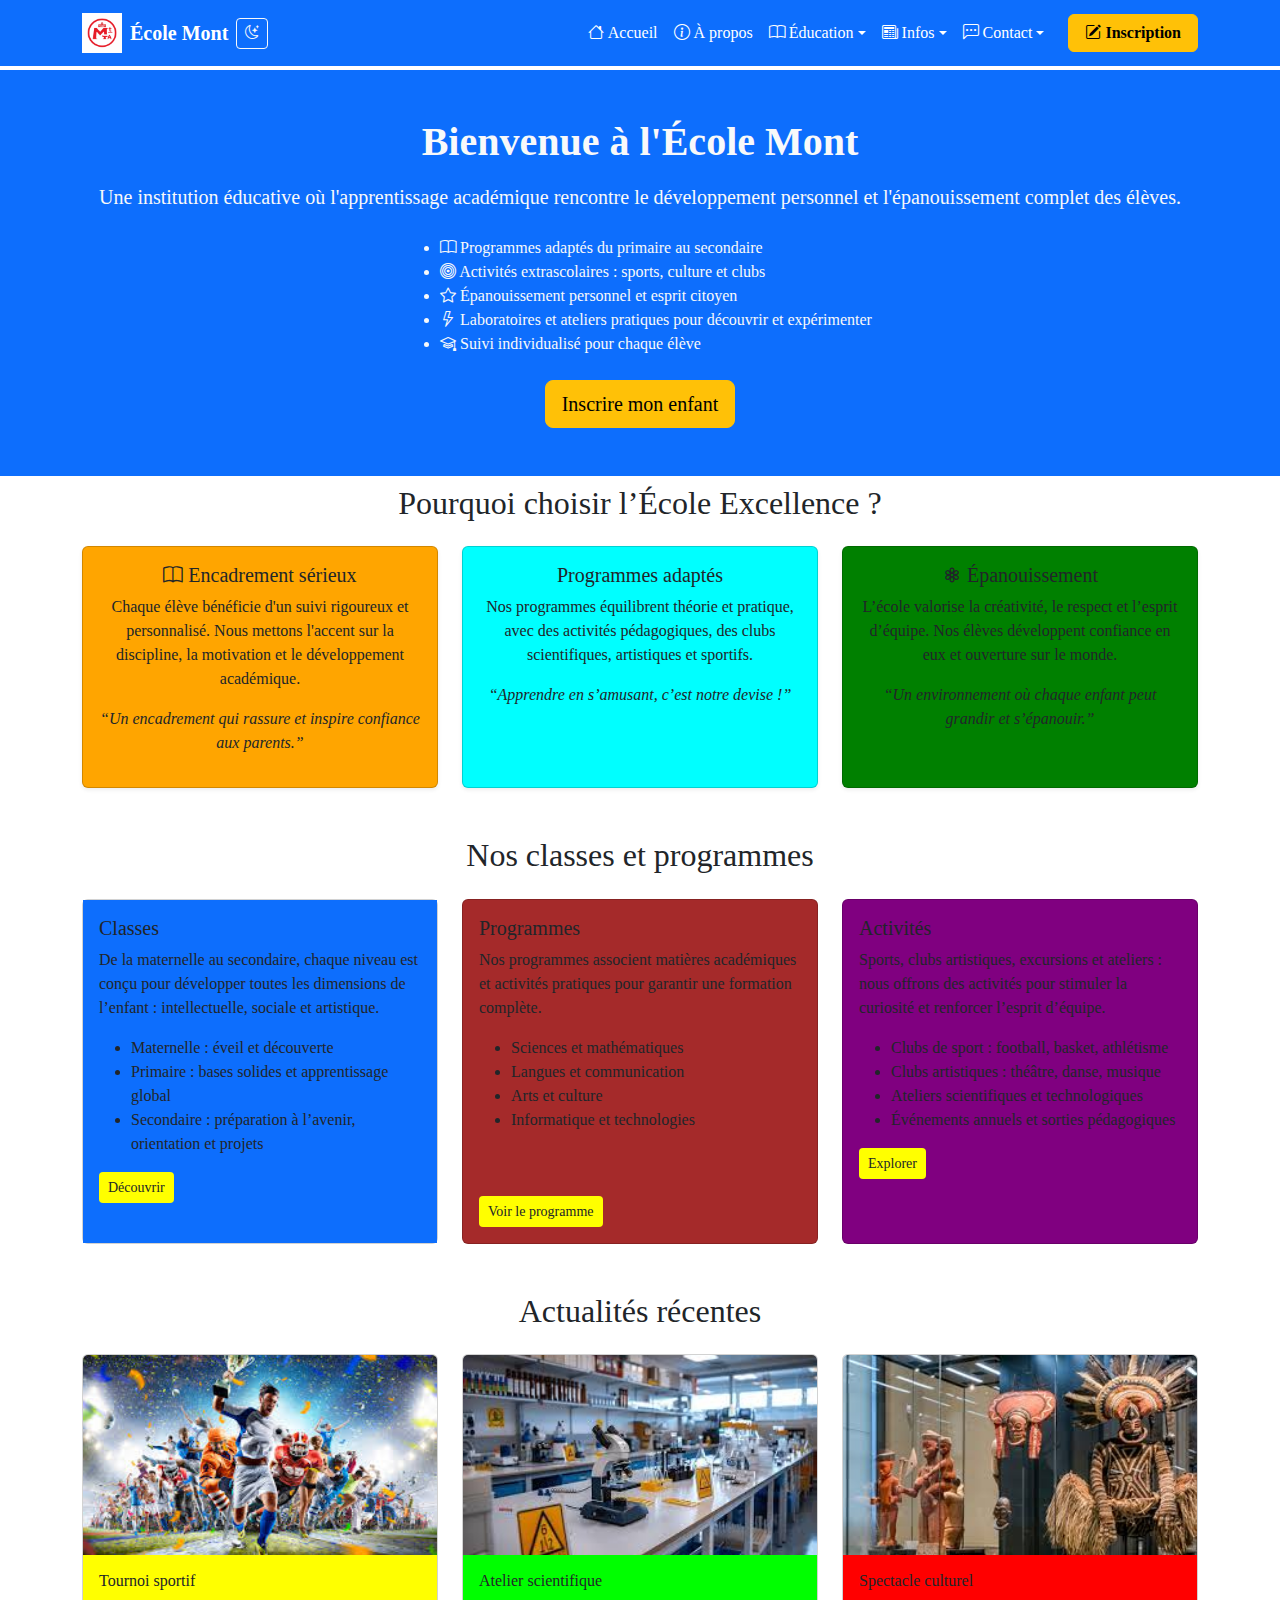
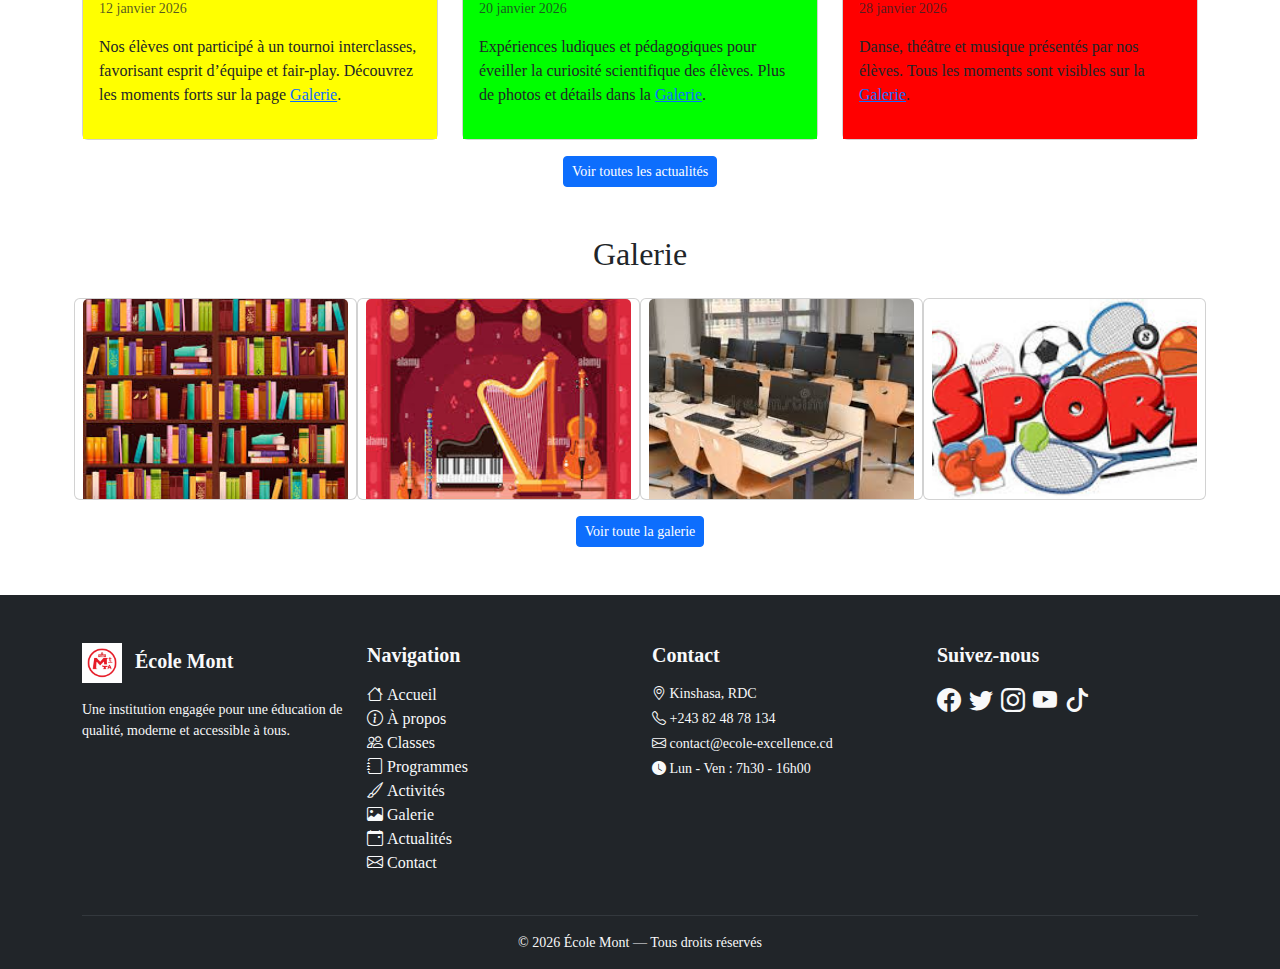
<file: index.html>
<!DOCTYPE html>
<html lang="fr">
<head>
  <meta charset="UTF-8">
  <meta name="viewport" content="width=device-width, initial-scale=1.0">
  <title>Accueil</title>
  <link rel="icon" type="image/png" href="./assets/images/favore2.png">
  <link rel="stylesheet" href="./assets/css/bootstrap.min.css">
  <link rel="stylesheet" href="./assets/css/style.css">
  <link rel="stylesheet" href="./assets/css/effets.css">
</head>
<body class="font-edu">
<div id="navbar"></div>

<!-- partien d'entete genre intro -->
<header class="bg-primary text-light text-center py-5 mb-2">
  <div class="contenaire">
    <h1 class="fw-bold mb-3">Bienvenue à l'École Mont</h1>
    <p class="lead mb-4">
      Une institution éducative où l'apprentissage académique rencontre le développement personnel et l'épanouissement complet des élèves.
    </p>
    <ul class="text-start mb-4" style="display:inline-block; text-align:left;">
      <li><i class="bi bi-book"></i> Programmes adaptés du primaire au secondaire</li>
      <li><i class="bi bi-bullseye"></i> Activités extrascolaires : sports, culture et clubs</li>
      <li><i class="bi bi-star"></i> Épanouissement personnel et esprit citoyen</li>
      <li><i class="bi bi-lightning"></i> Laboratoires et ateliers pratiques pour découvrir et expérimenter</li>
      <li><i class="bi bi-mortarboard"></i> Suivi individualisé pour chaque élève</li>
    </ul>
    <div>
      <a href="inscription.html" class="btn btn-warning btn-lg">Inscrire mon enfant</a>
    </div>
  </div>
</header>

<main class="container">
  <!-- partie pourquoi nous -->
  <section class="mb-5 text-center">
    <h2 class="mb-4">Pourquoi choisir l’École Excellence ?</h2>
    <div class="row g-4">
      <div class="col-md-4">
        <div class="card h-100 bg-orange shadow-sm">
          <div class="card-body">
            <h5><i class="bi bi-book"></i> Encadrement sérieux</h5>
            <p>
              Chaque élève bénéficie d'un suivi rigoureux et personnalisé. Nous mettons l'accent sur la discipline, la motivation et le développement académique.
            </p>
            <p class="fst-italic">“Un encadrement qui rassure et inspire confiance aux parents.”</p>
          </div>
        </div>
      </div>
      <div class="col-md-4">
        <div class="card h-100 bg-cyan shadow-sm">
          <div class="card-body">
            <h5> Programmes adaptés</h5>
            <p>
              Nos programmes équilibrent théorie et pratique, avec des activités pédagogiques, des clubs scientifiques, artistiques et sportifs.
            </p>
            <p class="fst-italic">“Apprendre en s’amusant, c’est notre devise !”</p>
          </div>
        </div>
      </div>
      <div class="col-md-4">
        <div class="card h-100 bg-green shadow-sm">
          <div class="card-body">
            <h5><i class="bi bi-flower3"></i> Épanouissement</h5>
            <p>
              L’école valorise la créativité, le respect et l’esprit d’équipe. Nos élèves développent confiance en eux et ouverture sur le monde.
            </p>
            <p class="fst-italic">“Un environnement où chaque enfant peut grandir et s’épanouir.”</p>
          </div>
        </div>
      </div>
    </div>
  </section>

  <!-- parie classes et programme -->
  <section class="mb-5">
    <h2 class="mb-4 text-center">Nos classes et programmes</h2>
    <div class="row g-4">
      <div class="col-md-4">
        <div class="card h-100">
          <div class="card-body bg-primary">
            <h5> Classes</h5>
            <p>
              De la maternelle au secondaire, chaque niveau est conçu pour développer toutes les dimensions de l’enfant : intellectuelle, sociale et artistique.
            </p>
            <ul>
              <li>Maternelle : éveil et découverte</li>
              <li>Primaire : bases solides et apprentissage global</li>
              <li>Secondaire : préparation à l’avenir, orientation et projets</li>
            </ul>
            <a href="classes.html" class="btn btn-sm bg-yellow">Découvrir</a>
          </div>
        </div>
      </div>
      <div class="col-md-4">
        <div class="card h-100 bg-brown">
          <div class="card-body">
            <h5> Programmes</h5>
            <p>
              Nos programmes associent matières académiques et activités pratiques pour garantir une formation complète.
            </p>
            <ul>
              <li>Sciences et mathématiques</li>
              <li>Langues et communication</li>
              <li>Arts et culture</li>
              <li>Informatique et technologies</li>
            </ul>
            <a href="programmes.html" class="btn btn-sm bg-yellow mt-5 ">Voir le programme</a>
          </div>
        </div>
      </div>
      <div class="col-md-4">
        <div class="card h-100 bg-purple">
          <div class="card-body">
            <h5> Activités</h5>
            <p>
              Sports, clubs artistiques, excursions et ateliers : nous offrons des activités pour stimuler la curiosité et renforcer l’esprit d’équipe.
            </p>
            <ul>
              <li>Clubs de sport : football, basket, athlétisme</li>
              <li>Clubs artistiques : théâtre, danse, musique</li>
              <li>Ateliers scientifiques et technologiques</li>
              <li>Événements annuels et sorties pédagogiques</li>
            </ul>
            <a href="activites.html" class="btn btn-sm bg-yellow">Explorer</a>
          </div>
        </div>
      </div>
    </div>
  </section>
  <!-- partie actualités-->
  <section class="mb-5">
    <h2 class="mb-4 text-center">Actualités récentes</h2>
    <div class="row g-4">
      <div class="col-md-4">
        <div class="card h-100">
          <img src="./assets/images/activites/sport.jpg" class="card-img-top">
          <div class="card-body bg-yellow">
            <h6> Tournoi sportif</h6>
            <p class="small text-muted">12 janvier 2026</p>
            <p>
              Nos élèves ont participé à un tournoi interclasses, favorisant esprit d’équipe et fair-play. Découvrez les moments forts sur la page <a href="galerie.html">Galerie</a>.
            </p>
          </div>
        </div>
      </div>
      <div class="col-md-4">
        <div class="card h-100">
          <img src="./assets/images/activites/labo.jpg" class="card-img-top">
          <div class="card-body bg-lime">
            <h6> Atelier scientifique</h6>
            <p class="small text-muted">20 janvier 2026</p>
            <p>
              Expériences ludiques et pédagogiques pour éveiller la curiosité scientifique des élèves. Plus de photos et détails dans la <a href="galerie.html">Galerie</a>.
            </p>
          </div>
        </div>
      </div>
      <div class="col-md-4">
        <div class="card h-100">
          <img src="./assets/images/activites/site_historique.jpeg" class="card-img-top">
          <div class="card-body bg-red">
            <h6> Spectacle culturel</h6>
            <p class="small text-muted">28 janvier 2026</p>
            <p>
              Danse, théâtre et musique présentés par nos élèves. Tous les moments sont visibles sur la <a href="galerie.html">Galerie</a>.
            </p>
          </div>
        </div>
      </div>
    </div>
    <div class="text-center mt-3">
      <a href="actualites.html" class="btn btn-primary btn-sm">Voir toutes les actualités</a>
    </div>
  </section>

  <!-- partie galerie -->
  <section class="mb-5">
    <h2 class="mb-4 text-center">Galerie</h2>
    <div class="row g-3">
      <div class="col-md-3 col-6 card">
        <img src="./assets/images/activites/bibliothèque.png" class="card-img-top">
      </div>
      <div class="col-md-3 col-6 card">
        <img src="./assets/images/activites/musique_et_théâtre.png" class="card-img-top">
      </div>
      <div class="col-md-3 col-6 card">
        <img src="./assets/images/activites/salle_informatique.png" class="card-img-top">
      </div>
      <div class="col-md-3 col-6 card">
        <img src="./assets/images/activites/sport2.png" class="card-img-top">
      </div>
    </div>
    <div class="text-center mt-3">
      <a href="galerie.html" class="btn btn-primary btn-sm">Voir toute la galerie</a>
    </div>
  </section>
</main>

<div id="footer"></div>
<script src="./assets/script/layout.js"></script>
<script src="./assets/script/bootstrap.bundle.min.js"></script>
<script src="./assets/script/theme.js"></script>
</body>
</html>
</file>
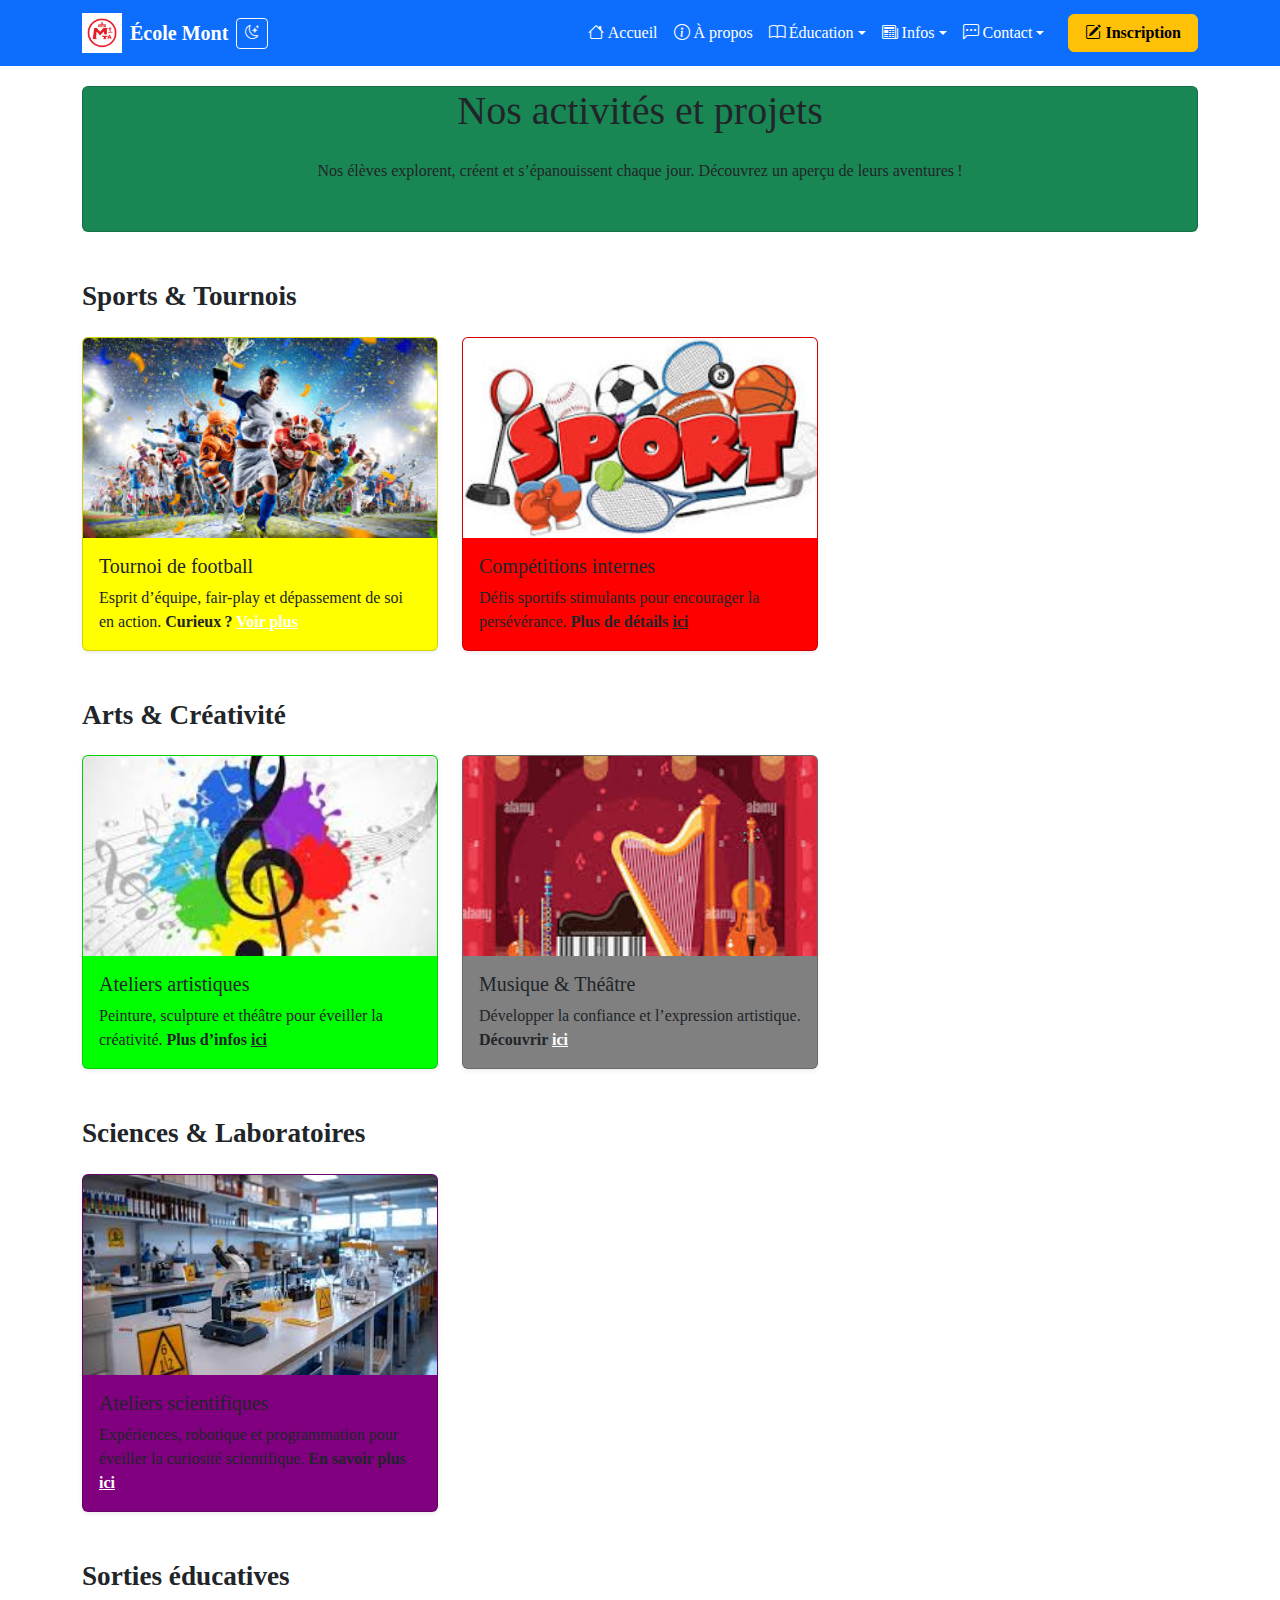
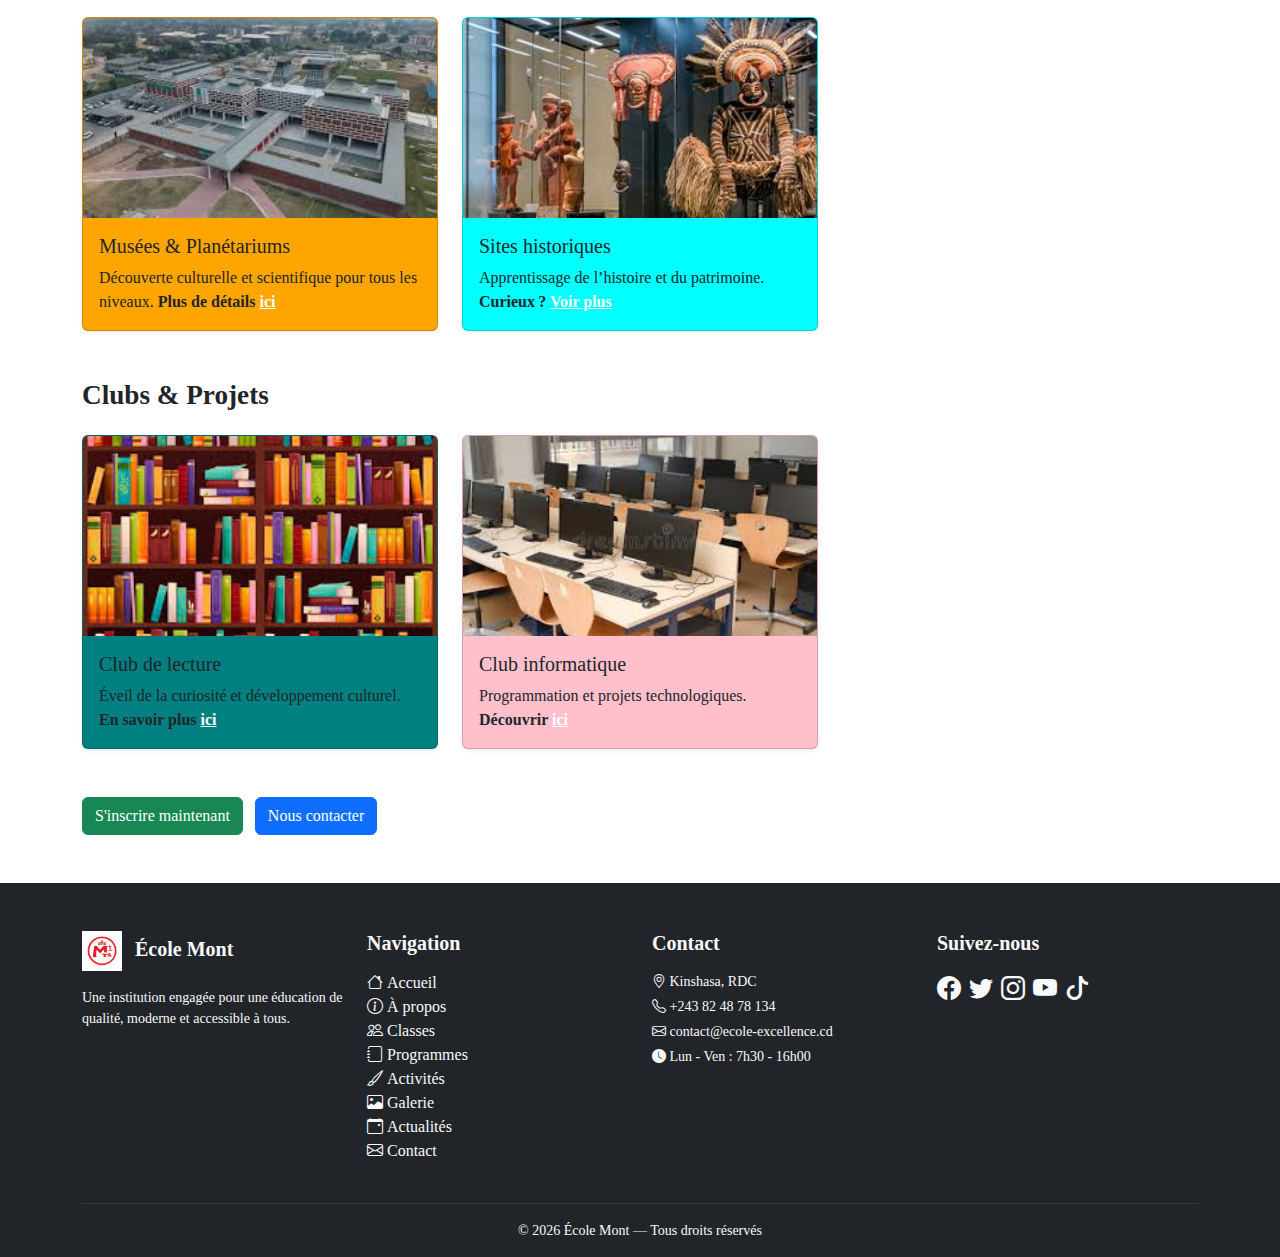
<file: activites.html>
<!DOCTYPE html>
<html lang="fr">
<head>
  <meta charset="UTF-8">
  <meta name="viewport" content="width=device-width, initial-scale=1.0">
  <title>Activités</title>
  <link rel="icon" type="image/png" href="./assets/images/favore2.png">
  <link rel="stylesheet" href="./assets/css/bootstrap.min.css">
  <link rel="stylesheet" href="./assets/css/style.css">
  <link rel="stylesheet" href="./assets/css/effets.css">
</head>
<body>
<div id="navbar"></div>

<main class="container font-edu mt-3">

<div class="container card text-center bg-success">
    <h1 class=" mb-4">Nos activités et projets</h1>
  <p class="mb-5">
    Nos élèves explorent, créent et s’épanouissent chaque jour. Découvrez un aperçu de leurs aventures !
  </p>
</div>

  <!-- SPORTS -->
  <h2 class="section-title"> Sports & Tournois</h2>
  <div class="row g-4 mb-5">
    <div class="col-md-4 col-sm-6 col-12">
      <div class="card h-100 bg-yellow shadow-sm d-flex flex-column">
        <img src="./assets/images/activites/sport.jpg" class="card-img-top" alt="Tournoi de football">
        <div class="card-body d-flex flex-column bg-custom1">
          <h5 class="card-title">Tournoi de football</h5>
          <p class="card-text flex-grow-1">
            Esprit d’équipe, fair-play et dépassement de soi en action.  
            <strong>Curieux ? <a href="galerie.html" class="text-white text-decoration-underline">Voir plus</a></strong>
          </p>
        </div>
      </div>
    </div>

    <div class="col-md-4 col-sm-6 col-12">
      <div class="card h-100 bg-red shadow-sm d-flex flex-column">
        <img src="./assets/images/activites/sport2.png" class="card-img-top" alt="Compétition sportive">
        <div class="card-body d-flex flex-column bg-custom2">
          <h5 class="card-title">Compétitions internes</h5>
          <p class="card-text flex-grow-1">
            Défis sportifs stimulants pour encourager la persévérance.  
            <strong>Plus de détails <a href="galerie.html" class="text-dark text-decoration-underline">ici</a></strong>
          </p>
        </div>
      </div>
    </div>
  </div>

  <!-- ARTS -->
  <h2 class="section-title"> Arts & Créativité</h2>
  <div class="row g-4 mb-5">
    <div class="col-md-4 col-sm-6 col-12">
      <div class="card h-100 bg-lime shadow-sm d-flex flex-column">
        <img src="./assets/images/activites/art.jpg" class="card-img-top" alt="Atelier peinture">
        <div class="card-body d-flex flex-column bg-custom3">
          <h5 class="card-title">Ateliers artistiques</h5>
          <p class="card-text flex-grow-1">
            Peinture, sculpture et théâtre pour éveiller la créativité.  
            <strong>Plus d’infos <a href="galerie.html" class="text-dark text-decoration-underline">ici</a></strong>
          </p>
        </div>
      </div>
    </div>

    <div class="col-md-4 col-sm-6 col-12">
      <div class="card h-100 bg-gray shadow-sm d-flex flex-column">
        <img src="./assets/images/activites/musique_et_théâtre.png" class="card-img-top" alt="Musique et théâtre">
        <div class="card-body d-flex flex-column bg-custom4">
          <h5 class="card-title">Musique & Théâtre</h5>
          <p class="card-text flex-grow-1">
            Développer la confiance et l’expression artistique.  
            <strong>Découvrir <a href="galerie.html" class="text-white text-decoration-underline">ici</a></strong>
          </p>
        </div>
      </div>
    </div>
  </div>

  <!-- SCIENCES -->
  <h2 class="section-title"> Sciences & Laboratoires</h2>
  <div class="row g-4 mb-5">
    <div class="col-md-4 col-sm-6 col-12">
      <div class="card h-100 bg-purple shadow-sm d-flex flex-column">
        <img src="./assets/images/activites/labo.jpg" class="card-img-top" alt="Laboratoire de chimie">
        <div class="card-body d-flex flex-column bg-custom5">
          <h5 class="card-title">Ateliers scientifiques</h5>
          <p class="card-text flex-grow-1">
            Expériences, robotique et programmation pour éveiller la curiosité scientifique.  
            <strong>En savoir plus <a href="galerie.html" class="text-white text-decoration-underline">ici</a></strong>
          </p>
        </div>
      </div>
    </div>
  </div>

  <!-- SORTIES & EXCURSIONS -->
  <h2 class="section-title"> Sorties éducatives</h2>
  <div class="row g-4 mb-5">
    <div class="col-md-4 col-sm-6 col-12">
      <div class="card h-100 bg-orange shadow-sm d-flex flex-column">
        <img src="./assets/images/activites/musée.png" class="card-img-top" alt="Musée">
        <div class="card-body d-flex flex-column bg-custom6">
          <h5 class="card-title">Musées & Planétariums</h5>
          <p class="card-text flex-grow-1">
            Découverte culturelle et scientifique pour tous les niveaux.  
            <strong>Plus de détails <a href="galerie.html" class="text-white text-decoration-underline">ici</a></strong>
          </p>
        </div>
      </div>
    </div>

    <div class="col-md-4 col-sm-6 col-12">
      <div class="card h-100 bg-cyan shadow-sm d-flex flex-column">
        <img src="./assets/images/activites/site_historique.jpeg" class="card-img-top" alt="Sites historiques">
        <div class="card-body d-flex flex-column bg-custom7">
          <h5 class="card-title">Sites historiques</h5>
          <p class="card-text flex-grow-1">
            Apprentissage de l’histoire et du patrimoine.  
            <strong>Curieux ? <a href="galerie.html" class="text-white text-decoration-underline">Voir plus</a></strong>
          </p>
        </div>
      </div>
    </div>
  </div>

  <!-- CLUBS & PROJETS -->
  <h2 class="section-title"> Clubs & Projets</h2>
  <div class="row g-4 mb-5">
    <div class="col-md-4 col-sm-6 col-12">
      <div class="card h-100 bg-teal shadow-sm d-flex flex-column">
        <img src="./assets/images/activites/bibliothèque.png" class="card-img-top" alt="Club lecture">
        <div class="card-body d-flex flex-column bg-custom8">
          <h5 class="card-title">Club de lecture</h5>
          <p class="card-text flex-grow-1">
            Éveil de la curiosité et développement culturel.  
            <strong>En savoir plus <a href="galerie.html" class="text-white text-decoration-underline">ici</a></strong>
          </p>
        </div>
      </div>
    </div>

    <div class="col-md-4 col-sm-6 col-12">
      <div class="card h-100 bg-pink shadow-sm d-flex flex-column">
        <img src="./assets/images/activites/salle_informatique.png" class="card-img-top" alt="Club informatique">
        <div class="card-body d-flex flex-column bg-custom9">
          <h5 class="card-title">Club informatique</h5>
          <p class="card-text flex-grow-1">
            Programmation et projets technologiques.  
            <strong>Découvrir <a href="galerie.html" class="text-white text-decoration-underline">ici</a></strong>
          </p>
        </div>
      </div>
    </div>
  </div>

  <!-- boutons vers inscription et contact -->
  <div class="mb-5">
    <a href="inscription.html" class="btn btn-success me-2">S'inscrire maintenant</a>
    <a href="contact.html" class="btn btn-primary">Nous contacter</a>
  </div>

</main>

<div id="footer"></div>
<script src="./assets/script/layout.js"></script>
<script src="./assets/script/bootstrap.bundle.min.js"></script>
<script src="./assets/script/theme.js"></script>
</body>
</html>
</file>
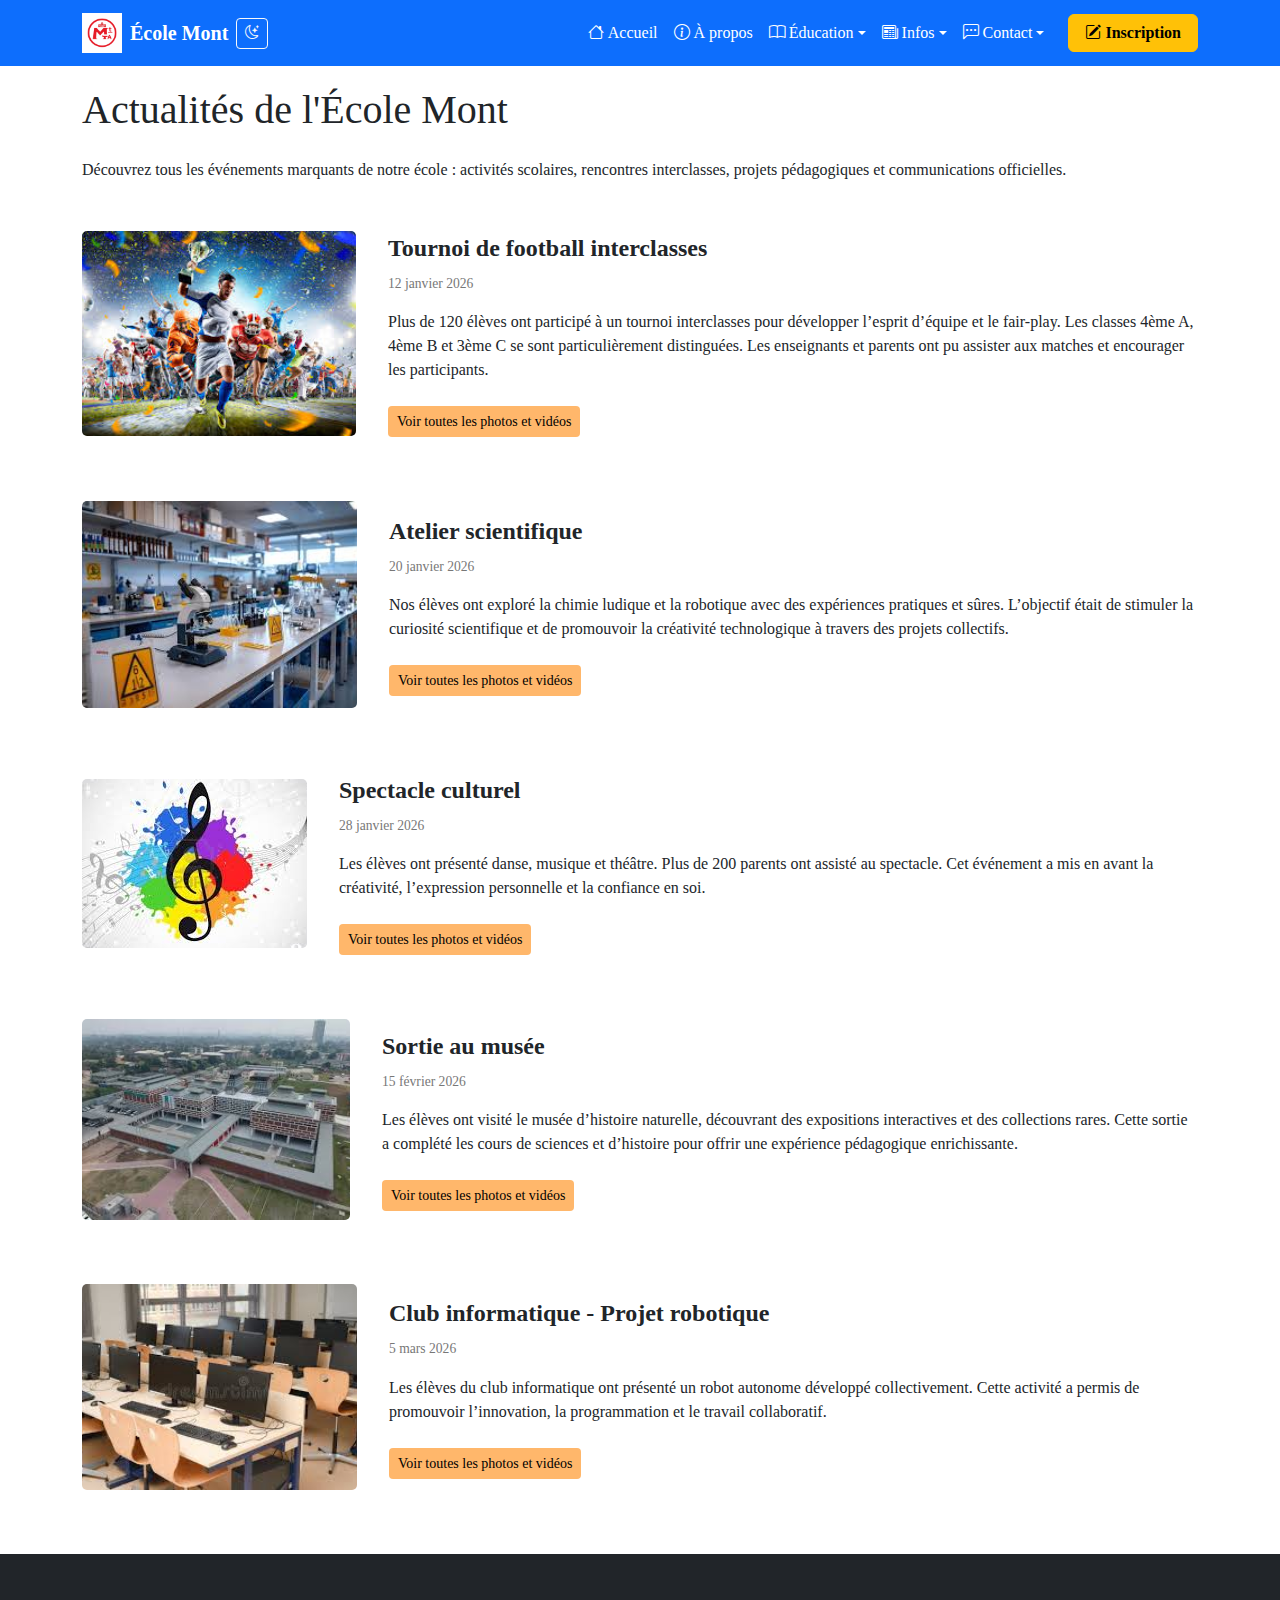
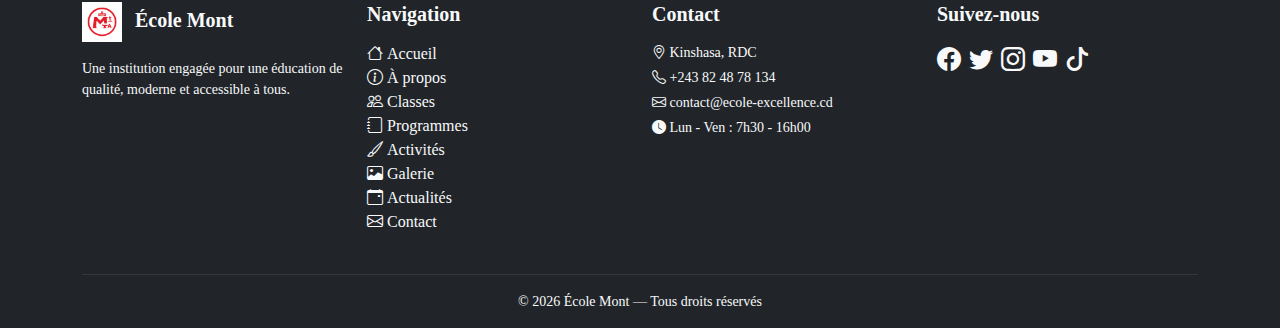
<file: actualites.html>
<!DOCTYPE html>
<html lang="fr">
<head>
  <meta charset="UTF-8">
  <meta name="viewport" content="width=device-width, initial-scale=1.0">
  <title>Actualités</title>
  <link rel="icon" type="image/png" href="./assets/images/favore2.png">
  <link rel="stylesheet" href="./assets/css/bootstrap.min.css">
  <link rel="stylesheet" href="./assets/css/style.css">
  <link rel="stylesheet" href="./assets/css/effets.css">
</head>
<body>
<div id="navbar"></div>

<main class="container font-edu mt-3">

  <h1 class="mb-4">Actualités de l'École Mont</h1>
  <p class="mb-5">
    Découvrez tous les événements marquants de notre école : activités scolaires, rencontres interclasses, projets pédagogiques et communications officielles.
  </p>

  <!-- Événement 1 -->
  <div class="actu-section">
    <a href="galerie.html#tournoi-foot">
      <img src="./assets/images/activites/sport.jpg" alt="Tournoi de football" class="actu-image">
    </a>
    <div class="actu-content">
      <div class="actu-title">Tournoi de football interclasses</div>
      <div class="actu-date">12 janvier 2026</div>
      <p>
        Plus de 120 élèves ont participé à un tournoi interclasses pour développer l’esprit d’équipe et le fair-play. Les classes 4ème A, 4ème B et 3ème C se sont particulièrement distinguées. Les enseignants et parents ont pu assister aux matches et encourager les participants.
      </p>
      <a href="galerie.html#tournoi-foot" class="btn btn-sm btn-gallery">Voir toutes les photos et vidéos</a>
    </div>
  </div>

  <!-- Événement 2 -->
  <div class="actu-section">
    <a href="galerie.html#atelier-scientifique">
      <img src="./assets/images/activites/labo.jpg" alt="Atelier scientifique" class="actu-image">
    </a>
    <div class="actu-content">
      <div class="actu-title">Atelier scientifique</div>
      <div class="actu-date">20 janvier 2026</div>
      <p>
        Nos élèves ont exploré la chimie ludique et la robotique avec des expériences pratiques et sûres. L’objectif était de stimuler la curiosité scientifique et de promouvoir la créativité technologique à travers des projets collectifs.
      </p>
      <a href="galerie.html#atelier-scientifique" class="btn btn-sm btn-gallery">Voir toutes les photos et vidéos</a>
    </div>
  </div>

  <!-- Événement 3 -->
  <div class="actu-section">
    <a href="galerie.html#spectacle-culturel">
      <img src="./assets/images/activites/art.jpg" alt="Spectacle culturel" class="actu-image">
    </a>
    <div class="actu-content">
      <div class="actu-title">Spectacle culturel</div>
      <div class="actu-date">28 janvier 2026</div>
      <p>
        Les élèves ont présenté danse, musique et théâtre. Plus de 200 parents ont assisté au spectacle. Cet événement a mis en avant la créativité, l’expression personnelle et la confiance en soi.
      </p>
      <a href="galerie.html#spectacle-culturel" class="btn btn-sm btn-gallery">Voir toutes les photos et vidéos</a>
    </div>
  </div>

  <!-- Événement 4 -->
  <div class="actu-section">
    <a href="galerie.html#sortie-musee">
      <img src="./assets/images/activites/musée.png" alt="Sortie au musée" class="actu-image">
    </a>
    <div class="actu-content">
      <div class="actu-title">Sortie au musée</div>
      <div class="actu-date">15 février 2026</div>
      <p>
        Les élèves ont visité le musée d’histoire naturelle, découvrant des expositions interactives et des collections rares. Cette sortie a complété les cours de sciences et d’histoire pour offrir une expérience pédagogique enrichissante.
      </p>
      <a href="galerie.html#sortie-musee" class="btn btn-sm btn-gallery">Voir toutes les photos et vidéos</a>
    </div>
  </div>

  <!-- Événement 5 -->
  <div class="actu-section">
    <a href="galerie.html#club-info">
      <img src="./assets/images/activites/salle_informatique.png" alt="Club informatique" class="actu-image">
    </a>
    <div class="actu-content">
      <div class="actu-title">Club informatique - Projet robotique</div>
      <div class="actu-date">5 mars 2026</div>
      <p>
        Les élèves du club informatique ont présenté un robot autonome développé collectivement. Cette activité a permis de promouvoir l’innovation, la programmation et le travail collaboratif.
      </p>
      <a href="galerie.html#club-info" class="btn btn-sm btn-gallery">Voir toutes les photos et vidéos</a>
    </div>
  </div>

</main>

<div id="footer"></div>

<script src="./assets/script/layout.js"></script>
<script src="./assets/script/bootstrap.bundle.min.js"></script>
<script src="./assets/script/theme.js"></script>
</body>
</html>
</file>
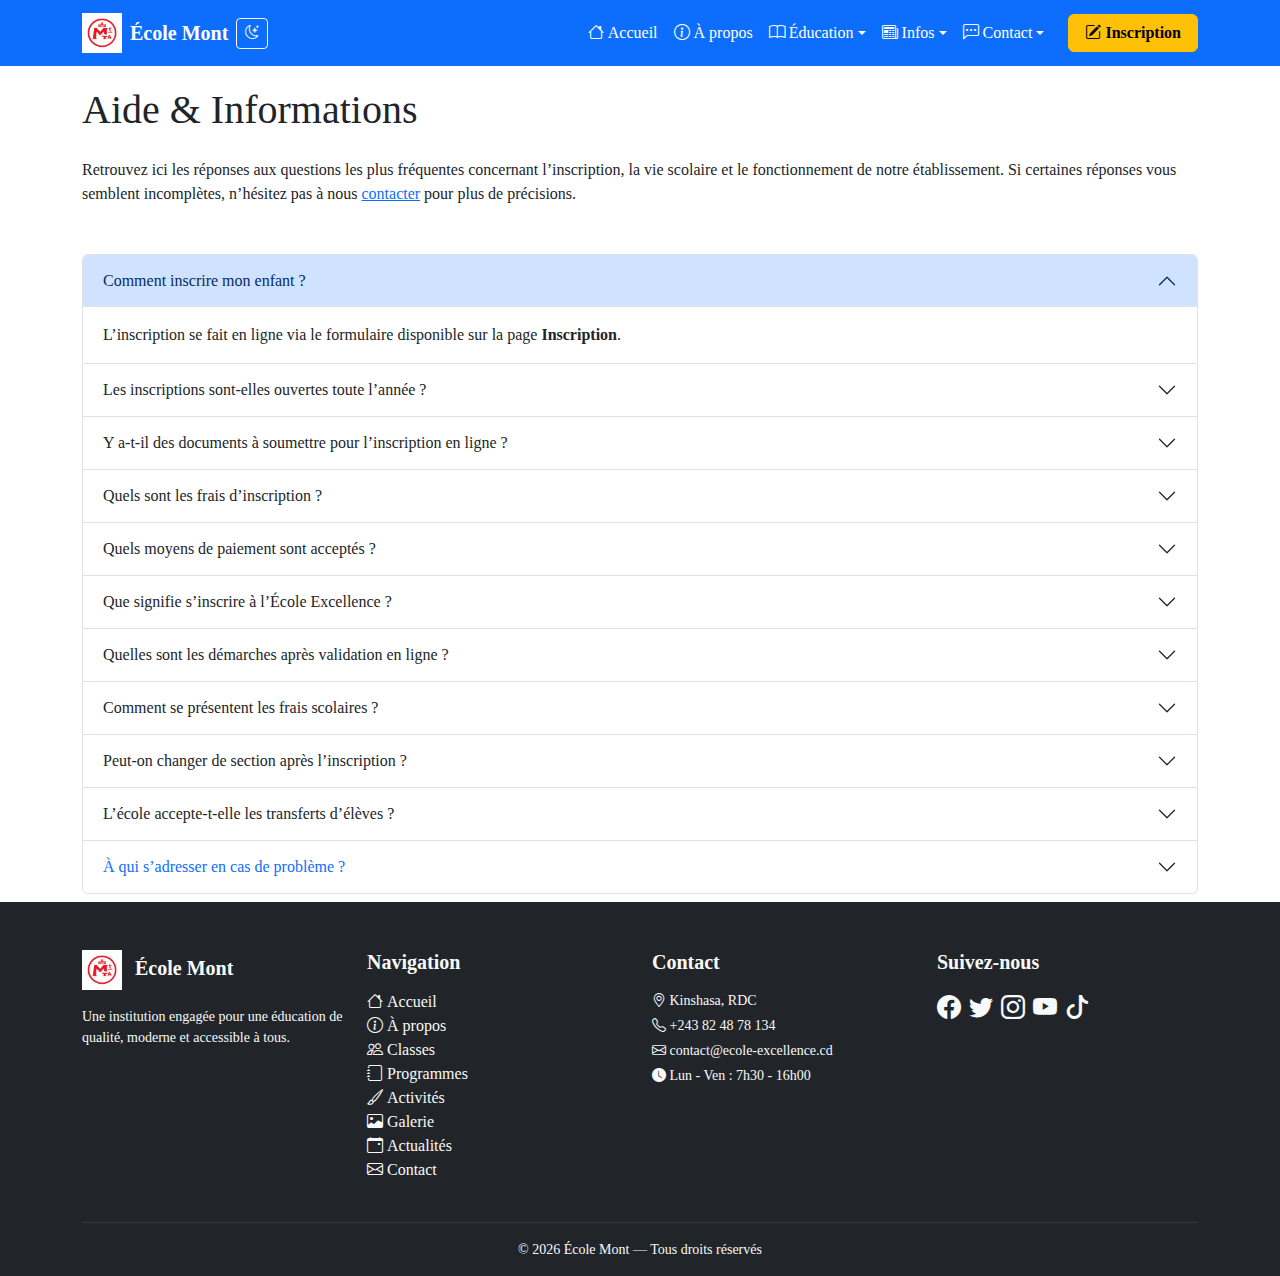
<file: aide.html>
<!DOCTYPE html>
<html lang="fr">
<head>
  <meta charset="UTF-8">
  <meta name="viewport" content="width=device-width, initial-scale=1.0">
  <title>Aide</title>
  <link rel="icon" type="image/png" href="./assets/images/favore2.png">
  <link rel="stylesheet" href="./assets/css/bootstrap.min.css">
  <link rel="stylesheet" href="./assets/css/style.css">
  <link rel="stylesheet" href="./assets/css/effets.css">
</head>
<body>

<div id="navbar"></div>

<main class="container font-edu mt-3">
  <h1 class="mb-4">Aide & Informations</h1>
<p class="mb-5">
  Retrouvez ici les réponses aux questions les plus fréquentes concernant l’inscription,
  la vie scolaire et le fonctionnement de notre établissement.  
  Si certaines réponses vous semblent incomplètes, n’hésitez pas à nous 
  <a href="contact.html">contacter</a> pour plus de précisions.
</p>

 <div class="accordion mb-2" id="faq">

  <!--Question 1 et sa Réponse-->
  <div class="accordion-item">
    <h2 class="accordion-header">
      <button class="accordion-button" data-bs-toggle="collapse" data-bs-target="#q1">
        Comment inscrire mon enfant ?
      </button>
    </h2>
    <div id="q1" class="accordion-collapse collapse show">
      <div class="accordion-body">
        L’inscription se fait en ligne via le formulaire disponible
        sur la page <strong>Inscription</strong>.
      </div>
    </div>
  </div>

  <!--Question 2 et sa Réponse -->
  <div class="accordion-item">
    <h2 class="accordion-header">
      <button class="accordion-button collapsed" data-bs-toggle="collapse" data-bs-target="#q2">
        Les inscriptions sont-elles ouvertes toute l’année ?
      </button>
    </h2>
    <div id="q2" class="accordion-collapse collapse">
      <div class="accordion-body">
        Non. La période d’inscription commence généralement vers le mois de juin
        et prend fin au début de la nouvelle année scolaire.
      </div>
    </div>
  </div>

  <!--question 3 et sa réponse -->
  <div class="accordion-item">
    <h2 class="accordion-header">
      <button class="accordion-button collapsed" data-bs-toggle="collapse" data-bs-target="#q3">
        Y a-t-il des documents à soumettre pour l’inscription en ligne ?
      </button>
    </h2>
    <div id="q3" class="accordion-collapse collapse">
      <div class="accordion-body">
        Non. Il suffit de remplir correctement le formulaire d’inscription en ligne.
      </div>
    </div>
  </div>

  <!--Question 4 -->
  <div class="accordion-item">
    <h2 class="accordion-header">
      <button class="accordion-button collapsed" data-bs-toggle="collapse" data-bs-target="#q4">
        Quels sont les frais d’inscription ?
      </button>
    </h2>
    <div id="q4" class="accordion-collapse collapse">
      <div class="accordion-body">
        Les frais d’inscription sont fixés à <strong>30 000 francs congolais</strong>.
      </div>
    </div>
  </div>

  <!--Question 5 -->
  <div class="accordion-item">
    <h2 class="accordion-header">
      <button class="accordion-button collapsed" data-bs-toggle="collapse" data-bs-target="#q5">
        Quels moyens de paiement sont acceptés ?
      </button>
    </h2>
    <div id="q5" class="accordion-collapse collapse">
      <div class="accordion-body">
        Le paiement se fait directement au guichet de l’école, en espèces.
      </div>
    </div>
  </div>

  <!--Question 6 -->
  <div class="accordion-item">
    <h2 class="accordion-header">
      <button class="accordion-button collapsed" data-bs-toggle="collapse" data-bs-target="#q6">
        Que signifie s’inscrire à l’École Excellence ?
      </button>
    </h2>
    <div id="q6" class="accordion-collapse collapse">
      <div class="accordion-body">
        L’inscription implique :
        <ul class="mt-2">
          <li>La réservation d’une place pour l’élève.</li>
          <li>L’acceptation du règlement intérieur de l’école.</li>
          <li>Le respect de la discipline et de la rigueur académique.</li>
          <li>Le respect de l’ensemble du personnel de l’établissement.</li>
        </ul>
      </div>
    </div>
  </div>

  <!--Question 7 -->
  <div class="accordion-item">
    <h2 class="accordion-header">
      <button class="accordion-button collapsed" data-bs-toggle="collapse" data-bs-target="#q7">
        Quelles sont les démarches après validation en ligne ?
      </button>
    </h2>
    <div id="q7" class="accordion-collapse collapse">
      <div class="accordion-body">
        Après validation de l’inscription :
        <ol class="mt-2">
          <li>Se présenter à l’école avec le bulletin de l’établissement de provenance.</li>
          <li>Procéder au paiement des frais d’inscription.</li>
          <li>Recevoir la date du test d’admission (classes montantes).</li>
        </ol>
      </div>
    </div>
  </div>

  <!-- Question 8 -->
  <div class="accordion-item">
    <h2 class="accordion-header">
      <button class="accordion-button collapsed" data-bs-toggle="collapse" data-bs-target="#q8">
        Comment se présentent les frais scolaires ?
      </button>
    </h2>
    <div id="q8" class="accordion-collapse collapse">
      <div class="accordion-body">
        Les frais scolaires sont répartis en plusieurs catégories :
        <ol class="mt-2">
          <li>Catégorie A : 390 $</li>
          <li>Catégorie B : 500 $</li>
          <li>Catégorie C : 270 $</li>
        </ol>
      </div>
    </div>
  </div>

  <!--Question 9 -->
  <div class="accordion-item">
    <h2 class="accordion-header">
      <button class="accordion-button collapsed" data-bs-toggle="collapse" data-bs-target="#q9">
        Peut-on changer de section après l’inscription ?
      </button>
    </h2>
    <div id="q9" class="accordion-collapse collapse">
      <div class="accordion-body">
        Oui, en cas d’erreur lors du remplissage du formulaire.
        Il suffit de nous <a href="contact.html">contacter</a>.
      </div>
    </div>
  </div>

  <!-- Question 10 -->
  <div class="accordion-item">
    <h2 class="accordion-header">
      <button class="accordion-button collapsed" data-bs-toggle="collapse" data-bs-target="#q10">
        L’école accepte-t-elle les transferts d’élèves ?
      </button>
    </h2>
    <div id="q10" class="accordion-collapse collapse">
      <div class="accordion-body">
        Les transferts sont acceptés uniquement dans des cas exceptionnels,
        sous certaines conditions.
      </div>
    </div>
  </div>

  <!-- Question 11 -->
  <div class="accordion-item">
    <h2 class="accordion-header">
      <button class="accordion-button collapsed text-primary" data-bs-toggle="collapse" data-bs-target="#q11">
        À qui s’adresser en cas de problème ?
      </button>
    </h2>
    <div id="q11" class="accordion-collapse collapse">
      <div class="accordion-body">
        En cas de difficulté, vous pouvez :
        <ul>
          <li>Consulter la page <a href="contact.html">Contact</a></li>
          <li>Nous écrire par email</li>
          <li>Nous contacter via WhatsApp</li>
        </ul>
      </div>
    </div>
  </div>

</div>

</main>

<div id="footer"></div>
<script src="./assets/script/layout.js"></script>
<script src="./assets/script/bootstrap.bundle.min.js"></script>
<script src="./assets/script/theme.js"></script>
</body>
</html>
</file>
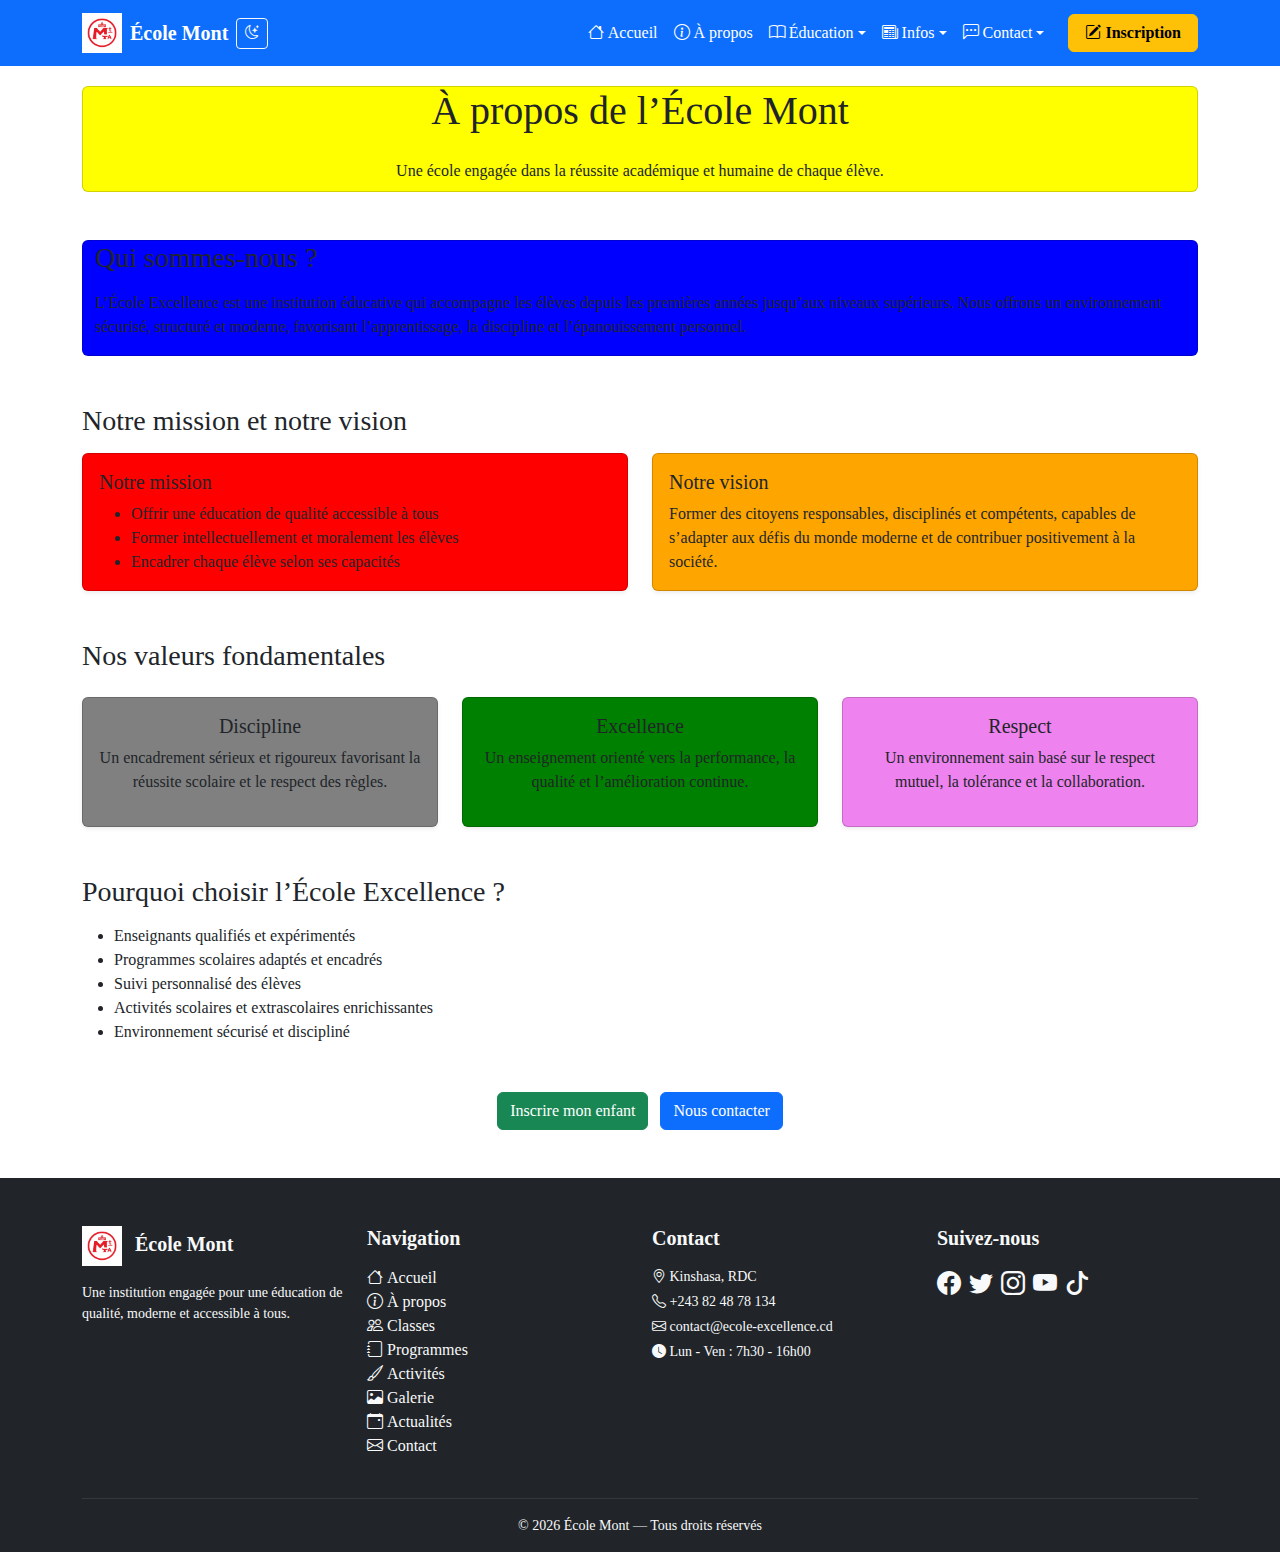
<file: apropos.html>
<!DOCTYPE html>
<html lang="fr">
<head>
  <meta charset="UTF-8">
  <meta name="viewport" content="width=device-width, initial-scale=1.0">
  <title>À propos</title>
  <link rel="icon" type="image/png" href="./assets/images/favore2.png">
  <link rel="stylesheet" href="./assets/css/bootstrap.min.css">
  <link rel="stylesheet" href="./assets/css/style.css">
  <link rel="stylesheet" href="./assets/css/effets.css">
</head>
<body>
<div id="navbar"></div>

<main class="container font-edu mt-3">
  <!-- TITRE -->
<div class="card bg-yellow mb-5">
    <h1 class="mb-4 text-center">À propos de l’École Mont</h1>
  <p class="text-center mb-2">
    Une école engagée dans la réussite académique et humaine de chaque élève.
  </p>
</div>

  <!-- PRÉSENTATION -->
  <section class="mb-5">
<div class="container card bg-blue">
      <h3 class="mb-3">Qui sommes-nous ?</h3>
    <p>
      L’École Excellence est une institution éducative qui accompagne les élèves
      depuis les premières années jusqu’aux niveaux supérieurs.  
      Nous offrons un environnement sécurisé, structuré et moderne,
      favorisant l’apprentissage, la discipline et l’épanouissement personnel.
    </p>
</div>
  </section>
  <!-- MISSION & VISION -->
  <section class="mb-5">
    <h3 class="mb-3">Notre mission et notre vision</h3>

    <div class="row g-4">
      <div class="col-md-6">
        <div class="card h-100 bg-red shadow-sm">
          <div class="card-body">
            <h5 class="card-title"> Notre mission</h5>
            <ul class="mb-0">
              <li>Offrir une éducation de qualité accessible à tous</li>
              <li>Former intellectuellement et moralement les élèves</li>
              <li>Encadrer chaque élève selon ses capacités</li>
            </ul>
          </div>
        </div>
      </div>

      <div class="col-md-6">
        <div class="card h-100 bg-orange shadow-sm">
          <div class="card-body">
            <h5 class="card-title"> Notre vision</h5>
            <p class="mb-0">
              Former des citoyens responsables, disciplinés et compétents,
              capables de s’adapter aux défis du monde moderne
              et de contribuer positivement à la société.
            </p>
          </div>
        </div>
      </div>
    </div>
  </section>
  <!-- VALEURS -->
  <section class="mb-5">
    <h3 class="mb-4">Nos valeurs fondamentales</h3>

    <div class="row g-4">
      <div class="col-md-4">
        <div class="card h-100 bg-gray text-center shadow-sm">
          <div class="card-body">
            <h5 class="card-title"> Discipline</h5>
            <p>
              Un encadrement sérieux et rigoureux favorisant
              la réussite scolaire et le respect des règles.
            </p>
          </div>
        </div>
      </div>

      <div class="col-md-4">
        <div class="card h-100 bg-green text-center shadow-sm">
          <div class="card-body">
            <h5 class="card-title"> Excellence</h5>
            <p>
              Un enseignement orienté vers la performance,
              la qualité et l’amélioration continue.
            </p>
          </div>
        </div>
      </div>

      <div class="col-md-4">
        <div class="card h-100 bg-violet text-center shadow-sm">
          <div class="card-body">
            <h5 class="card-title"> Respect</h5>
            <p>
              Un environnement sain basé sur le respect mutuel,
              la tolérance et la collaboration.
            </p>
          </div>
        </div>
      </div>
    </div>
  </section>

  <!-- POURQUOI NOUS CHOISIR -->
  <section class="mb-5">
    <h3 class="mb-3">Pourquoi choisir l’École Excellence ?</h3>
    <ul>
      <li>Enseignants qualifiés et expérimentés</li>
      <li>Programmes scolaires adaptés et encadrés</li>
      <li>Suivi personnalisé des élèves</li>
      <li>Activités scolaires et extrascolaires enrichissantes</li>
      <li>Environnement sécurisé et discipliné</li>
    </ul>
  </section>

  <!-- boutons vers inscription et contact  -->
  <div class="text-center mb-5">
    <a href="inscription.html" class="btn btn-success me-2">
      Inscrire mon enfant
    </a>
    <a href="contact.html" class="btn btn-primary">
      Nous contacter
    </a>
  </div>

</main>

<div id="footer"></div>
<script src="./assets/script/layout.js"></script>
<script src="./assets/script/bootstrap.bundle.min.js"></script>
<script src="./assets/script/theme.js"></script>
</body>
</html>
</file>
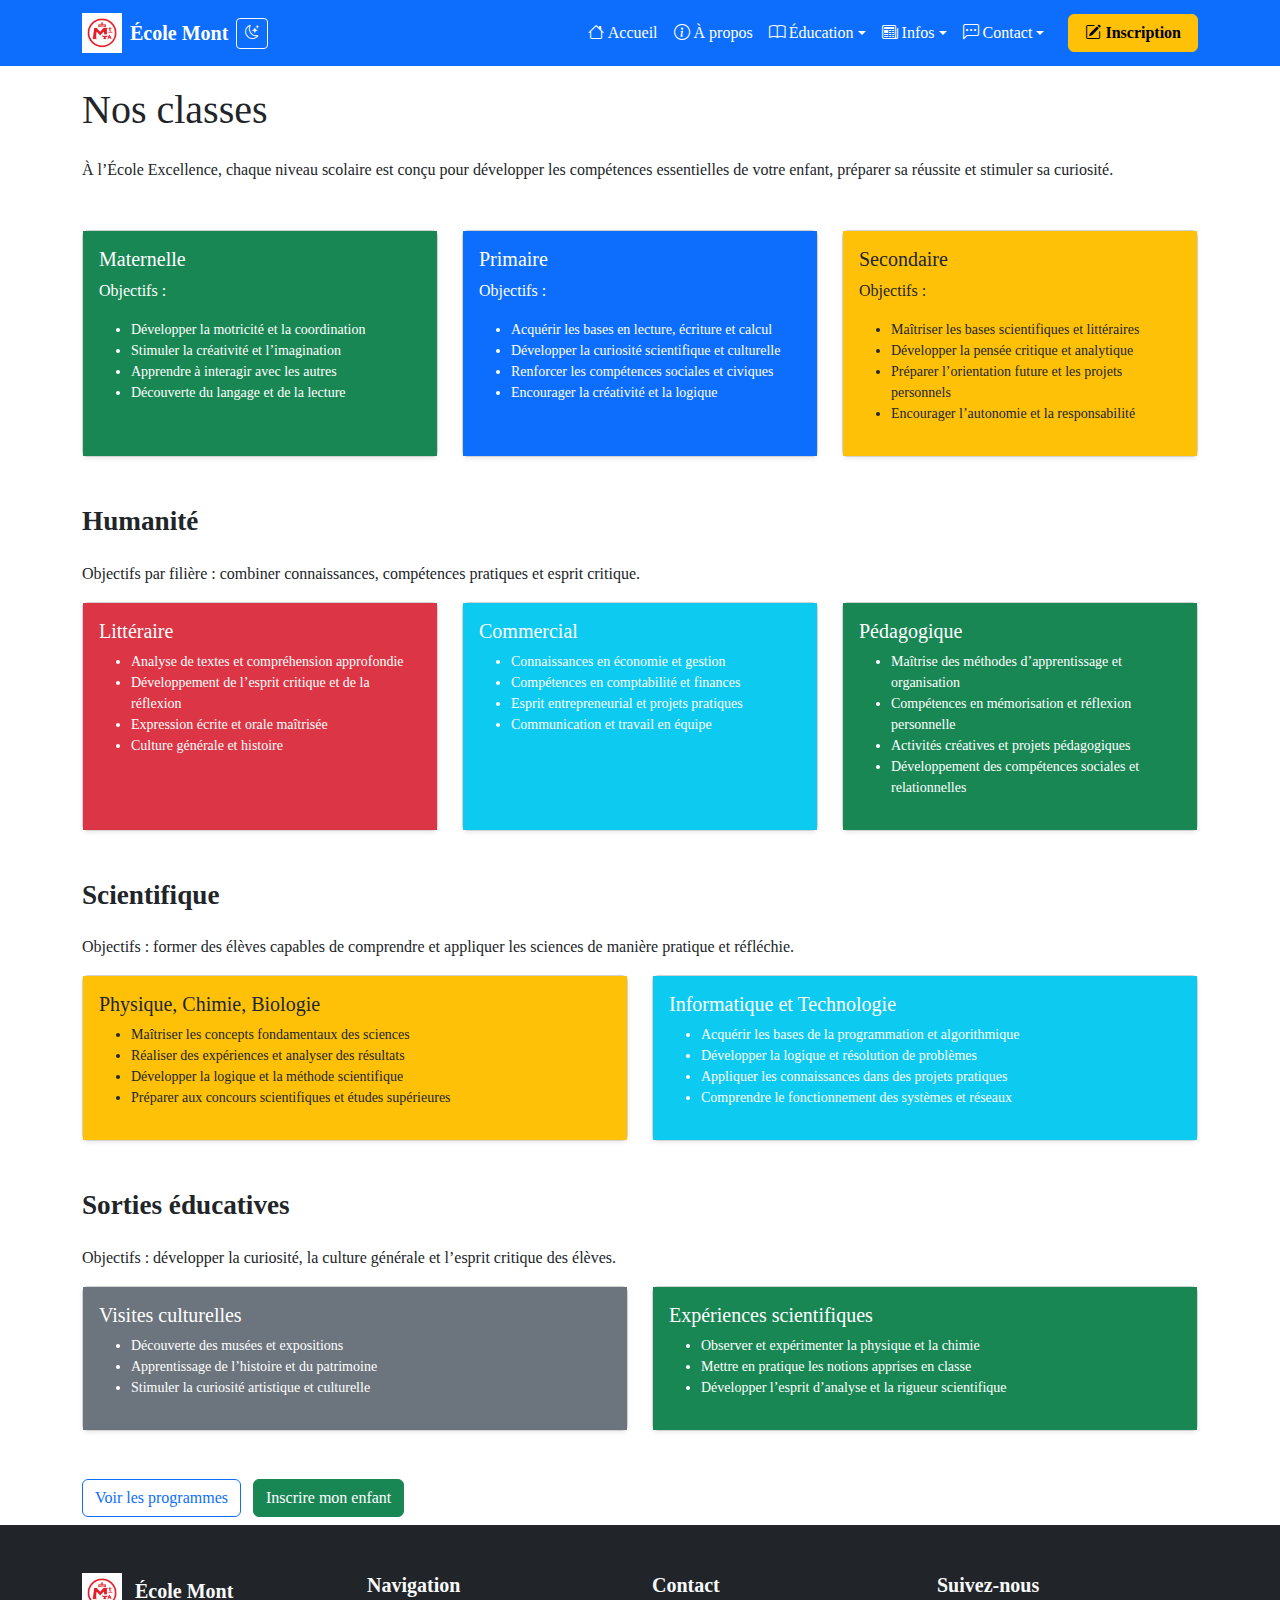
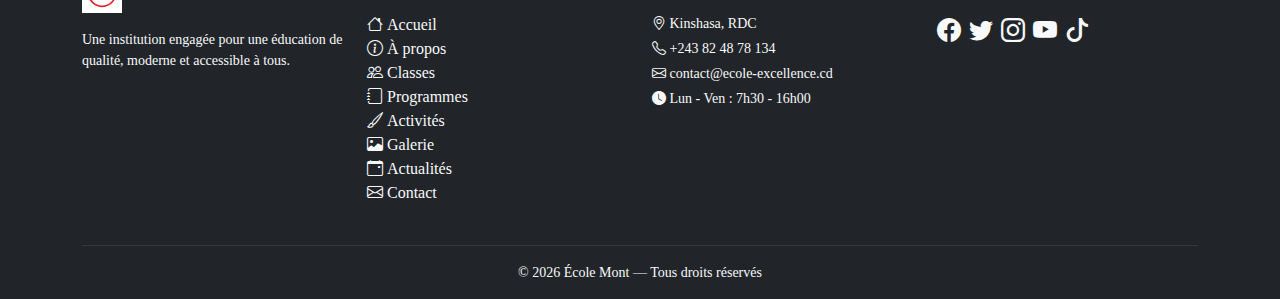
<file: classes.html>
<!DOCTYPE html>
<html lang="fr">
<head>
  <meta charset="UTF-8">
  <meta name="viewport" content="width=device-width, initial-scale=1.0">
  <title>Classes</title>
  <link rel="icon" type="image/png" href="./assets/images/favore2.png">
  <link rel="stylesheet" href="./assets/css/bootstrap.min.css">
  <link rel="stylesheet" href="./assets/css/style.css">
  <link rel="stylesheet" href="./assets/css/effets.css">
</head>
<body>
<div id="navbar"></div>

<main class="container font-edu mt-3 mb-2">

  <h1 class="mb-4">Nos classes</h1>
  <p class="mb-5">
    À l’École Excellence, chaque niveau scolaire est conçu pour développer les compétences essentielles
    de votre enfant, préparer sa réussite et stimuler sa curiosité.
  </p>

  <!-- NIVEAUX SCOLAIRES -->
  <div class="row g-4">

    <!-- MATERNELLE -->
    <div class="col-md-4">
      <div class="card h-100 shadow-sm">
        <div class="card-body bg-success text-white">
          <h5 class="card-title"> Maternelle</h5>
          <p>Objectifs :</p>
          <ul class="small">
            <li>Développer la motricité et la coordination</li>
            <li>Stimuler la créativité et l’imagination</li>
            <li>Apprendre à interagir avec les autres</li>
            <li>Découverte du langage et de la lecture</li>
          </ul>
        </div>
      </div>
    </div>

    <!-- PRIMAIRE -->
    <div class="col-md-4">
      <div class="card h-100 shadow-sm">
        <div class="card-body bg-primary text-white">
          <h5 class="card-title"> Primaire</h5>
          <p>Objectifs :</p>
          <ul class="small">
            <li>Acquérir les bases en lecture, écriture et calcul</li>
            <li>Développer la curiosité scientifique et culturelle</li>
            <li>Renforcer les compétences sociales et civiques</li>
            <li>Encourager la créativité et la logique</li>
          </ul>
        </div>
      </div>
    </div>

    <!-- SECONDAIRE -->
    <div class="col-md-4">
      <div class="card h-100 shadow-sm">
        <div class="card-body bg-warning text-dark">
          <h5 class="card-title"> Secondaire</h5>
          <p>Objectifs :</p>
          <ul class="small">
            <li>Maîtriser les bases scientifiques et littéraires</li>
            <li>Développer la pensée critique et analytique</li>
            <li>Préparer l’orientation future et les projets personnels</li>
            <li>Encourager l’autonomie et la responsabilité</li>
          </ul>
        </div>
      </div>
    </div>

  </div>

  <!-- HUMANITÉ -->
  <h2 class="section-title"> Humanité</h2>
  <p>Objectifs par filière : combiner connaissances, compétences pratiques et esprit critique.</p>
  <div class="row g-4">

    <!-- Littéraire -->
    <div class="col-md-4">
      <div class="card h-100 shadow-sm">
        <div class="card-body bg-danger text-white">
          <h5 class="card-title"> Littéraire</h5>
          <ul class="small">
            <li>Analyse de textes et compréhension approfondie</li>
            <li>Développement de l’esprit critique et de la réflexion</li>
            <li>Expression écrite et orale maîtrisée</li>
            <li>Culture générale et histoire</li>
          </ul>
        </div>
      </div>
    </div>

    <!-- Commercial -->
    <div class="col-md-4">
      <div class="card h-100 shadow-sm">
        <div class="card-body bg-info text-white">
          <h5 class="card-title"> Commercial</h5>
          <ul class="small">
            <li>Connaissances en économie et gestion</li>
            <li>Compétences en comptabilité et finances</li>
            <li>Esprit entrepreneurial et projets pratiques</li>
            <li>Communication et travail en équipe</li>
          </ul>
        </div>
      </div>
    </div>

    <!-- Pédagogique -->
    <div class="col-md-4">
      <div class="card h-100 shadow-sm">
        <div class="card-body bg-success text-white">
          <h5 class="card-title"> Pédagogique</h5>
          <ul class="small">
            <li>Maîtrise des méthodes d’apprentissage et organisation</li>
            <li>Compétences en mémorisation et réflexion personnelle</li>
            <li>Activités créatives et projets pédagogiques</li>
            <li>Développement des compétences sociales et relationnelles</li>
          </ul>
        </div>
      </div>
    </div>

  </div>

  <!-- SCIENTIFIQUE -->
  <h2 class="section-title"> Scientifique</h2>
  <p>Objectifs : former des élèves capables de comprendre et appliquer les sciences de manière pratique et réfléchie.</p>
  <div class="row g-4">

    <div class="col-md-6">
      <div class="card h-100 shadow-sm">
        <div class="card-body bg-warning text-dark">
          <h5 class="card-title">Physique, Chimie, Biologie</h5>
          <ul class="small">
            <li>Maîtriser les concepts fondamentaux des sciences</li>
            <li>Réaliser des expériences et analyser des résultats</li>
            <li>Développer la logique et la méthode scientifique</li>
            <li>Préparer aux concours scientifiques et études supérieures</li>
          </ul>
        </div>
      </div>
    </div>

    <div class="col-md-6">
      <div class="card h-100 shadow-sm">
        <div class="card-body bg-info text-white">
          <h5 class="card-title">Informatique et Technologie</h5>
          <ul class="small">
            <li>Acquérir les bases de la programmation et algorithmique</li>
            <li>Développer la logique et résolution de problèmes</li>
            <li>Appliquer les connaissances dans des projets pratiques</li>
            <li>Comprendre le fonctionnement des systèmes et réseaux</li>
          </ul>
        </div>
      </div>
    </div>

  </div>

  <!-- SORTIES SCOLAIRES -->
  <h2 class="section-title"> Sorties éducatives</h2>
  <p>Objectifs : développer la curiosité, la culture générale et l’esprit critique des élèves.</p>
  <div class="row g-4">

    <div class="col-md-6">
      <div class="card h-100 shadow-sm">
        <div class="card-body bg-secondary text-white">
          <h5 class="card-title">Visites culturelles</h5>
          <ul class="small">
            <li>Découverte des musées et expositions</li>
            <li>Apprentissage de l’histoire et du patrimoine</li>
            <li>Stimuler la curiosité artistique et culturelle</li>
          </ul>
        </div>
      </div>
    </div>

    <div class="col-md-6">
      <div class="card h-100 shadow-sm">
        <div class="card-body bg-success text-white">
          <h5 class="card-title">Expériences scientifiques</h5>
          <ul class="small">
            <li>Observer et expérimenter la physique et la chimie</li>
            <li>Mettre en pratique les notions apprises en classe</li>
            <li>Développer l’esprit d’analyse et la rigueur scientifique</li>
          </ul>
        </div>
      </div>
    </div>

  </div>

  <!-- CTA -->
  <div class="mt-5">
    <a href="programmes.html" class="btn btn-outline-primary me-2">Voir les programmes</a>
    <a href="inscription.html" class="btn btn-success">Inscrire mon enfant</a>
  </div>

</main>

<div id="footer"></div>
<script src="./assets/script/layout.js"></script>
<script src="./assets/script/bootstrap.bundle.min.js"></script>
<script src="./assets/script/theme.js"></script>
</body>
</html>
</file>
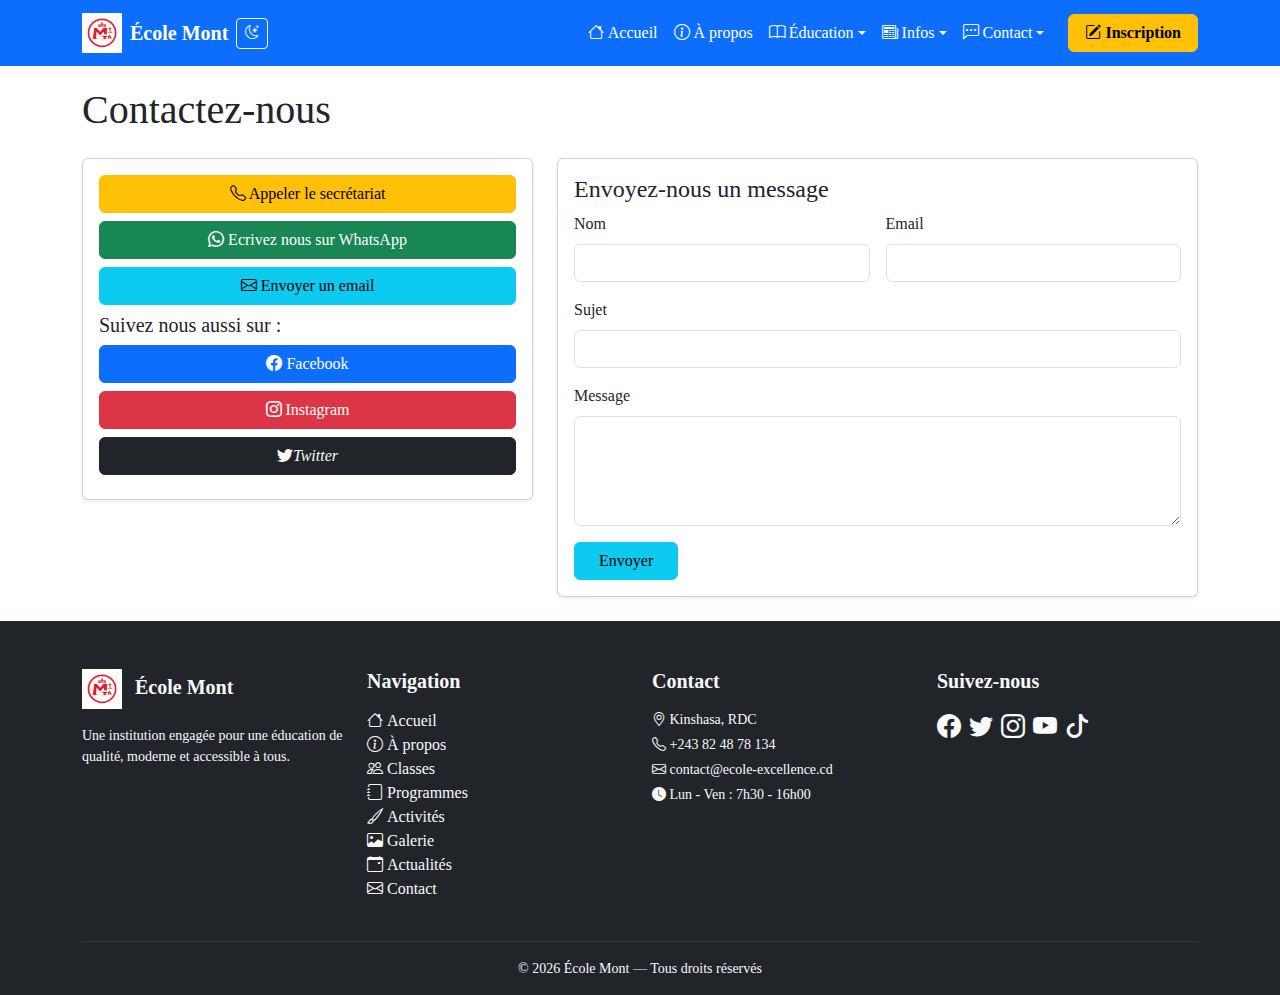
<file: contact.html>
<!DOCTYPE html>
<html lang="fr">
<head>
  <meta charset="UTF-8">
  <meta name="viewport" content="width=device-width, initial-scale=1.0">
  <title>Contact</title>
  <link rel="icon" type="image/png" href="./assets/images/favore2.png">
  <link rel="stylesheet" href="./assets/css/bootstrap.min.css">
  <link rel="stylesheet" href="./assets/css/style.css">
  <link rel="stylesheet" href="./assets/css/effets.css">
</head>
<body>
<div id="navbar"></div>

<main class="container font-edu mt-3 mb-4">

  <h1 class="mb-4">Contactez-nous</h1>

  <div class="row">

    <!-- SECTION CONTACT -->
    <div class="col-md-5 mb-4">
      <div class="card shadow-sm">
        <div class="card-body">

          <a href="tel:+243824878134"
             class="btn btn-warning w-100 mb-2">
            <i class="bi bi-telephone"></i> Appeler le secrétariat
          </a>
          <a href="243824878134" target="_blank" class="btn btn-success w-100 mb-2">
            <i class="bi bi-whatsapp"></i> Ecrivez nous sur WhatsApp

          <a href="mailto:etiennebukasa745@gmail.com"
             class="btn btn-info w-100 mb-2">
            <i class="bi bi-envelope"></i> Envoyer un email
          </a>
          <h5>Suivez nous aussi sur :</h5>
          <a href="https://facebook.com" target="_blank" class="btn btn-primary w-100 mb-2">
            <i class="bi bi-facebook"></i> Facebook
          </a>
          <a href="#" class="btn btn-danger w-100 mb-2">
            <i class="bi bi-instagram"></i> Instagram
          </a>
          <a href="#" class="btn btn-dark text-light w-100 mb-2" target="_blank" >
            <i class="bi bi-twitter">Twitter</i>
          </a>

        </div>
      </div>
    </div>

    <!-- FORMULAIRE -->
    <div class="col-md-7">
      <div class="card shadow-sm">
        <div class="card-body">
          <h4>Envoyez-nous un message</h4>
          <form class="row g-3">
            <div class="col-md-6">
              <label class="form-label">Nom</label>
              <input type="text" class="form-control" required>
            </div>

            <div class="col-md-6">
              <label class="form-label">Email</label>
              <input type="email" class="form-control" required>
            </div>

            <div class="col-12">
              <label class="form-label">Sujet</label>
              <input type="text" class="form-control">
            </div>

            <div class="col-12">
              <label class="form-label">Message</label>
              <textarea class="form-control" rows="4" required></textarea>
            </div>

            <div class="col-12">
              <button class="btn btn-info px-4" type="submit">
                Envoyer
              </button>
            </div>
          </form>
        </div>
      </div>
    </div>

  </div>

</main>

<div id="footer"></div>
<script src="./assets/script/layout.js"></script>
<script src="./assets/script/bootstrap.bundle.min.js"></script>
<script src="./assets/script/theme.js"></script>
</body>
</html>
</file>
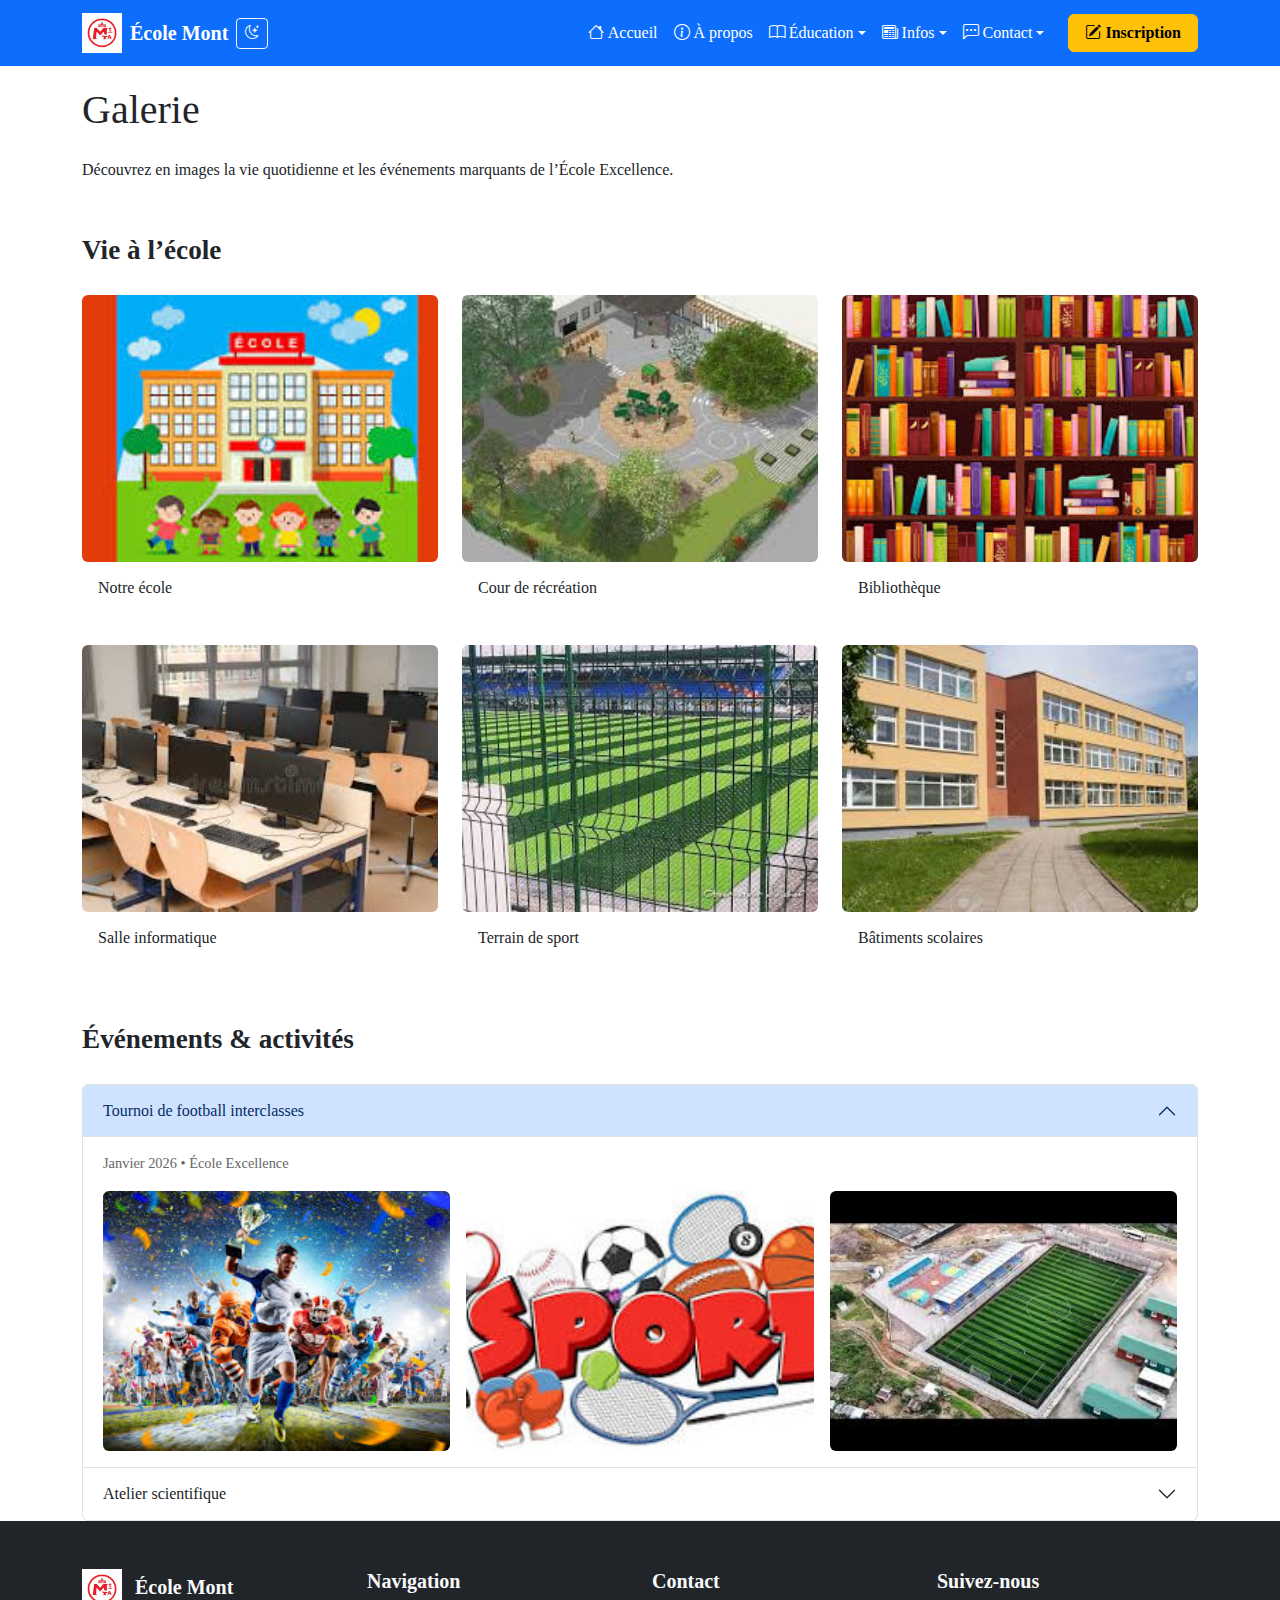
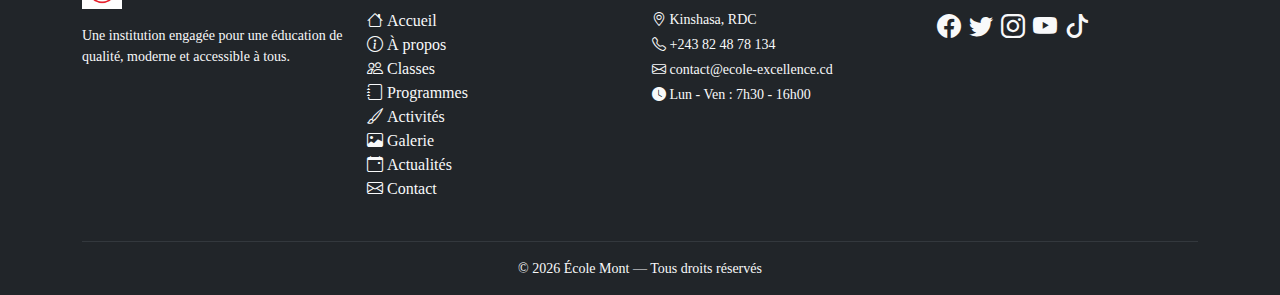
<file: galerie.html>
<!DOCTYPE html>
<html lang="fr">
<head>
  <meta charset="UTF-8">
  <meta name="viewport" content="width=device-width, initial-scale=1.0">
  <title>Galerie</title>
  <link rel="icon" type="image/png" href="./assets/images/favore2.png">
  <link rel="stylesheet" href="./assets/css/bootstrap.min.css">
  <link rel="stylesheet" href="./assets/css/style.css">
  <link rel="stylesheet" href="./assets/css/effets.css">
</head>
<body>

<div id="navbar"></div>

<main class="container font-edu mt-3">

  <!-- TITRE PAGE-->
  <h1 class="mb-4">Galerie</h1>
  <p class="mb-5">
    Découvrez en images la vie quotidienne et les événements marquants de l’École Excellence.
  </p>

  <!--GALERIE GÉNÉRALE (ACTIVITÉS NORMALES) -->
  <section class="mb-5">
    <div class="section-title">Vie à l’école</div>

    <div class="row g-4">

      <div class="col-md-4 col-sm-6">
        <div class="card gallery-card bg-gal-1 h-100">
          <img src="./assets/images/galerie/image.jpg" class="gallery-img">
          <div class="card-body">
            <h6 class="card-title">Notre école</h6>
          </div>
        </div>
      </div>

      <div class="col-md-4 col-sm-6">
        <div class="card gallery-card bg-gal-2 h-100">
          <img src="./assets/images/galerie/cours_d'_ecole.jpg" class="gallery-img">
          <div class="card-body">
            <h6 class="card-title">Cour de récréation</h6>
          </div>
        </div>
      </div>

      <div class="col-md-4 col-sm-6">
        <div class="card gallery-card bg-gal-3 h-100">
          <img src="./assets/images/activites/bibliothèque.png" class="gallery-img">
          <div class="card-body">
            <h6 class="card-title">Bibliothèque</h6>
          </div>
        </div>
      </div>

      <div class="col-md-4 col-sm-6">
        <div class="card gallery-card bg-gal-4 h-100">
          <img src="./assets/images/activites/salle_informatique.png" class="gallery-img">
          <div class="card-body">
            <h6 class="card-title">Salle informatique</h6>
          </div>
        </div>
      </div>

      <div class="col-md-4 col-sm-6">
        <div class="card gallery-card bg-gal-5 h-100">
          <img src="./assets/images/galerie/terrain_de_foot.jpg" class="gallery-img">
          <div class="card-body">
            <h6 class="card-title">Terrain de sport</h6>
          </div>
        </div>
      </div>

      <div class="col-md-4 col-sm-6">
        <div class="card gallery-card bg-gal-6 h-100">
          <img src="./assets/images/galerie/batiment.jpg" class="gallery-img">
          <div class="card-body">
            <h6 class="card-title">Bâtiments scolaires</h6>
          </div>
        </div>
      </div>

    </div>
  </section>

  <!--GALERIE DES ÉVÉNEMENTS (ACCORDÉON)-->
  <section>
    <div class="section-title">Événements & activités</div>

    <div class="accordion" id="galerieAccordion">

      <!-- ÉVÉNEMENT 1 -->
      <div class="accordion-item" id="event-foot-2026">
        <h2 class="accordion-header">
          <button class="accordion-button" data-bs-toggle="collapse" data-bs-target="#collapseFoot">
            Tournoi de football interclasses
          </button>
        </h2>

        <div id="collapseFoot" class="accordion-collapse collapse show" data-bs-parent="#galerieAccordion">
          <div class="accordion-body">
            <div class="event-meta">Janvier 2026 • École Excellence</div>

            <div class="row g-3">
              <div class="col-md-4">
                <img src="./assets/images/activites/sport.jpg" class="gallery-img">
              </div>
              <div class="col-md-4">
                <img src="./assets/images/activites/sport2.png" class="gallery-img">
              </div>
              <div class="col-md-4">
                <img src="./assets/images/activites/terrain.png" class="gallery-img">
              </div>
            </div>
          </div>
        </div>
      </div>

      <!-- ÉVÉNEMENT 2 -->
      <div class="accordion-item" id="event-science-2026">
        <h2 class="accordion-header">
          <button class="accordion-button collapsed" data-bs-toggle="collapse" data-bs-target="#collapseScience">
            Atelier scientifique
          </button>
        </h2>

        <div id="collapseScience" class="accordion-collapse collapse" data-bs-parent="#galerieAccordion">
          <div class="accordion-body">
            <div class="event-meta">Janvier 2026 • Laboratoire scientifique</div>

            <div class="row g-3">
              <div class="col-md-4">
                <img src="./assets/images/activites/labo.jpg" class="gallery-img">
              </div>
              <div class="col-md-4">
                <img src="./assets/images/activites/labo2.jpg" class="gallery-img">
              </div>
              <div class="col-md-4">
                <img src="./assets/images/activites/labo3.jpg" class="gallery-img">
              </div>
            </div>
          </div>
        </div>
      </div>

    </div>
  </section>

</main>

<div id="footer"></div>
<script src="./assets/script/bootstrap.bundle.min.js"></script>
<script src="./assets/script/layout.js"></script>
<script src="./assets/script/theme.js"></script>
</body>
</html>
</file>
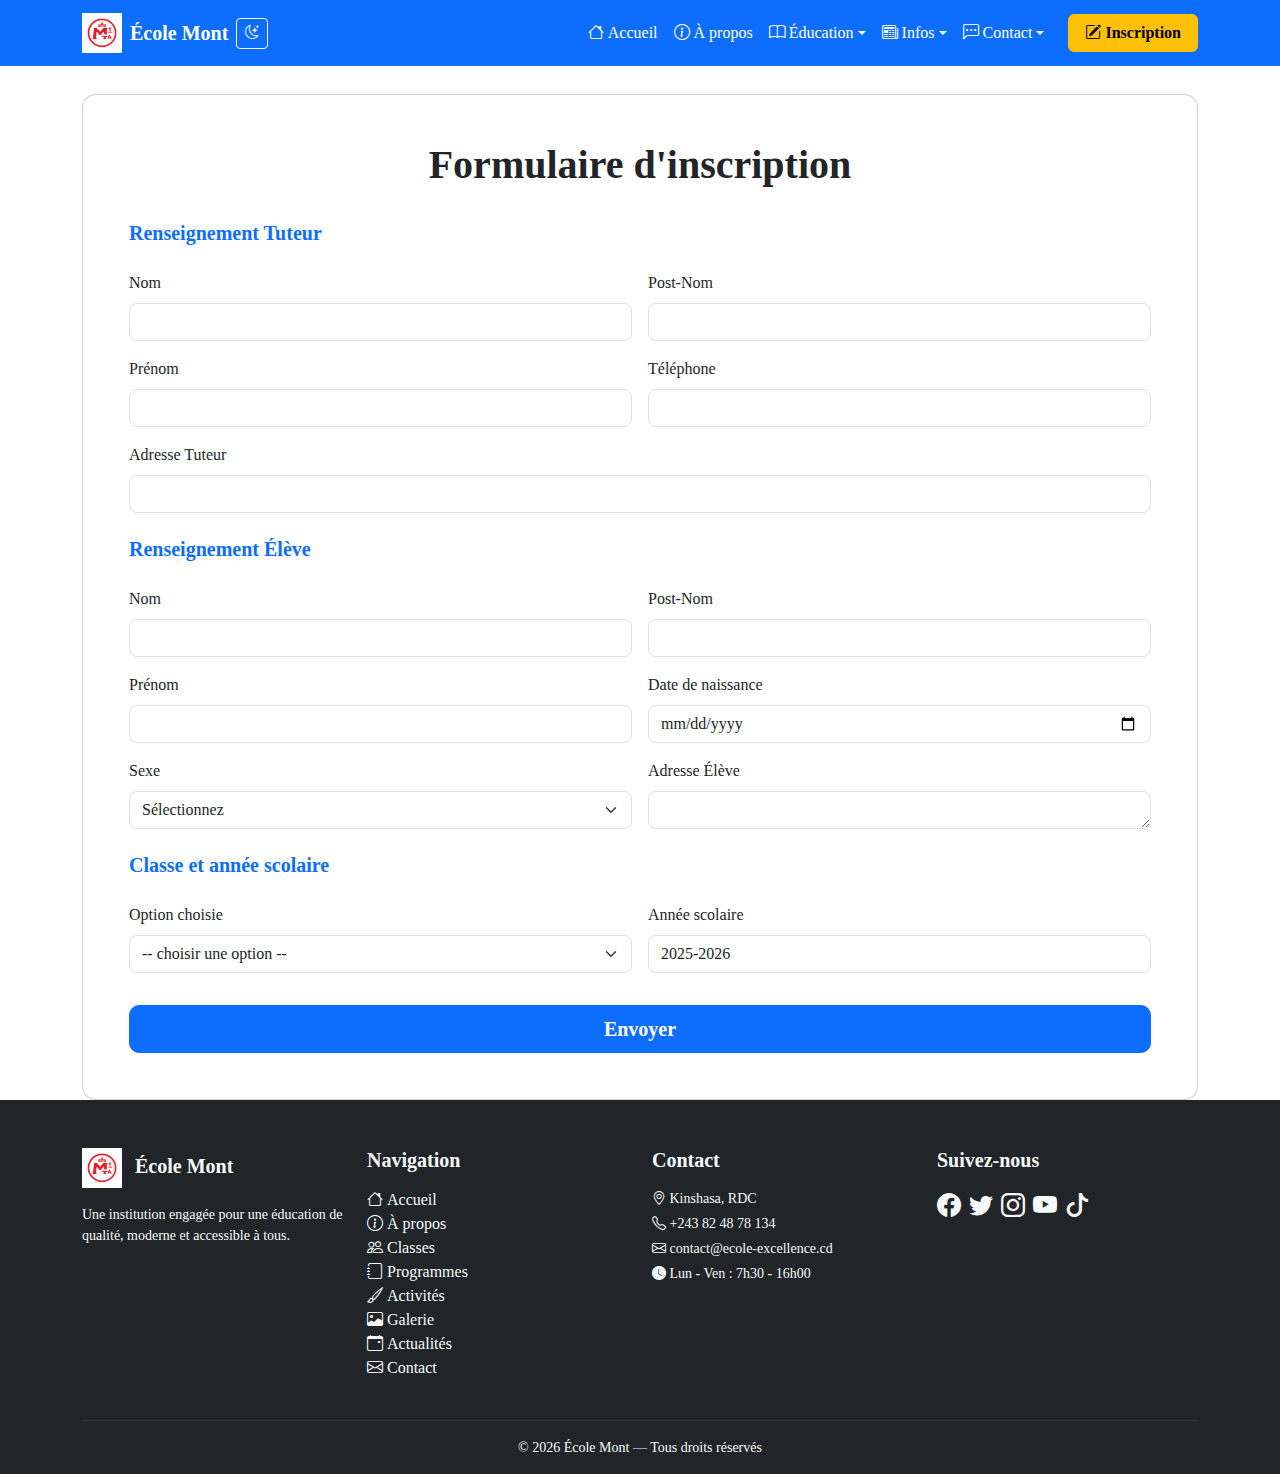
<file: inscription.html>
<!DOCTYPE html>
<html lang="fr">
<head>
  <meta charset="UTF-8">
  <meta name="viewport" content="width=device-width, initial-scale=1.0">
  <title>Inscription</title>
  <link rel="icon" type="image/png" href="./assets/images/favore2.png">
  <link rel="stylesheet" href="./assets/css/bootstrap.min.css">
  <link rel="stylesheet" href="./assets/css/style.css">
  <link rel="stylesheet" href="./assets/css/effets.css">
</head>
<body>
<div id="navbar"></div>

<main class="container font-edu">
  <!-- Carte du formulaire -->
  <div class="card mt-4 inscription-card">
    <div class="card-body">

      <h1 class="mb-4 inscription-title">Formulaire d'inscription</h1>

      <form class="row g-3">
        <!-- RENSEIGNEMENTS TUTEUR -->
        <h5 class="mt-4 inscription-section">Renseignement Tuteur</h5>
        <div class="col-md-6">
          <label class="form-label">Nom</label>
          <input type="text" class="form-control inscription-input" required>
        </div>
        <div class="col-md-6">
          <label class="form-label">Post-Nom</label>
          <input type="text" class="form-control inscription-input" required>
        </div>

        <div class="col-md-6">
          <label class="form-label">Prénom</label>
          <input type="text" class="form-control inscription-input" required>
        </div>

        <div class="col-md-6">
          <label class="form-label">Téléphone</label>
          <input type="text" class="form-control inscription-input" required>
        </div>

        <div class="col-12">
          <label class="form-label">Adresse Tuteur</label>
          <input type="text" class="form-control inscription-input" required>
        </div>

        <!-- RENSEIGNEMENTS ÉLÈVE -->
        <h5 class="mt-4 inscription-section">Renseignement Élève</h5>

        <div class="col-md-6">
          <label class="form-label inscription-label">Nom</label>
          <input type="text" class="form-control inscription-input" required>
        </div>

        <div class="col-md-6">
          <label class="form-label inscription-label">Post-Nom</label>
          <input type="text" class="form-control inscription-input" required>
        </div>

        <div class="col-md-6">
          <label class="form-label inscription-label">Prénom</label>
          <input type="text" class="form-control inscription-input" required>
        </div>

        <div class="col-md-6">
          <label class="form-label inscription-label">Date de naissance</label>
          <input type="date" class="form-control inscription-input" required>
        </div>

        <div class="col-md-6">
          <label class="form-label inscription-label">Sexe</label>
          <select class="form-select inscription-select" required>
            <option value="">Sélectionnez</option>
            <option>M</option>
            <option>F</option>
          </select>
        </div>

        <div class="col-md-6">
          <label class="form-label inscription-label">Adresse Élève</label>
          <textarea class="form-control adresse-eleve inscription-textarea" rows="1" required></textarea>
        </div>

        <!-- CLASSE & ANNÉE -->
        <h5 class="mt-4 inscription-section">Classe et année scolaire</h5>

        <div class="col-md-6">
          <label class="form-label inscription-label">Option choisie</label>
          <select class="form-select inscription-select" required>
            <option>-- choisir une option --</option>

            <optgroup label="Maternelle">
              <option>1ère Maternelle</option>
              <option>2ème Maternelle</option>
              <option>3ème Maternelle</option>
            </optgroup>

            <optgroup label="Primaire">
              <option>1ère Primaire</option>
              <option>2ème Primaire</option>
              <option>3ème Primaire</option>
              <option>4ème Primaire</option>
            </optgroup>

            <optgroup label="Secondaire">
              <option>7ème Secondaire</option>
              <option>8ème Secondaire</option>
            </optgroup>

            <optgroup label="Humanités">
              <option>1ère Scientifique</option>
              <option>2ème Scientifique</option>
              <option>1ère Littéraire</option>
              <option>2ème Littéraire</option>
              <option>1ère Pédagogie</option>
              <option>2ème Pédagogie</option>
              <option>1ère Commerciale</option>
              <option>2ème Commerciale</option>
            </optgroup>
          </select>
        </div>

        <div class="col-md-6">
          <label class="form-label inscription-label">Année scolaire</label>
          <input type="text" class="form-control inscription-input" value="2025-2026" required>
        </div>

        <!-- BOUTON -->
        <div class="col-12">
          <button type="submit" class="btn btn-primary btn-lg w-100 mt-3 inscription-btn">
            Envoyer
          </button>
        </div>

      </form>

    </div>
  </div>

</main>

<div id="footer"></div>
<script src="./assets/script/layout.js"></script>
<script src="./assets/script/bootstrap.bundle.min.js"></script>
<script src="./assets/script/theme.js"></script>
</body>
</html>
</file>
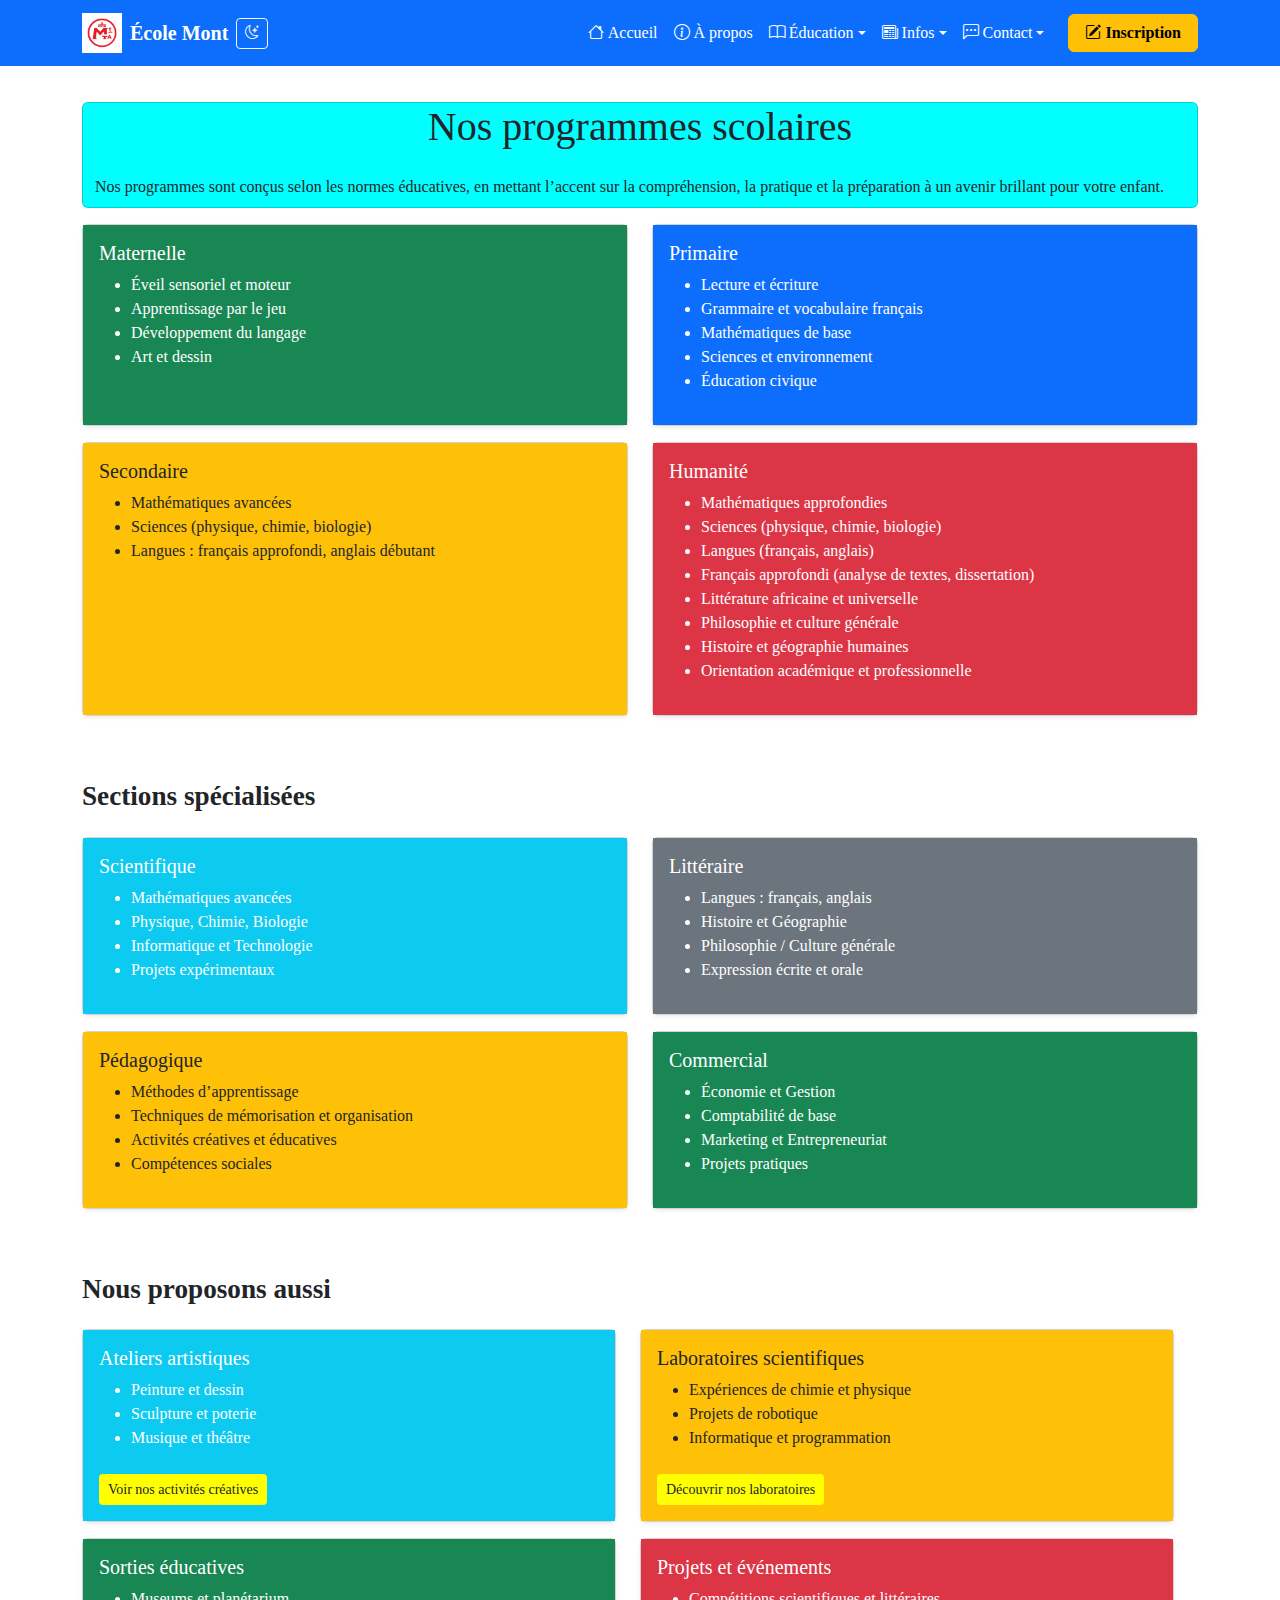
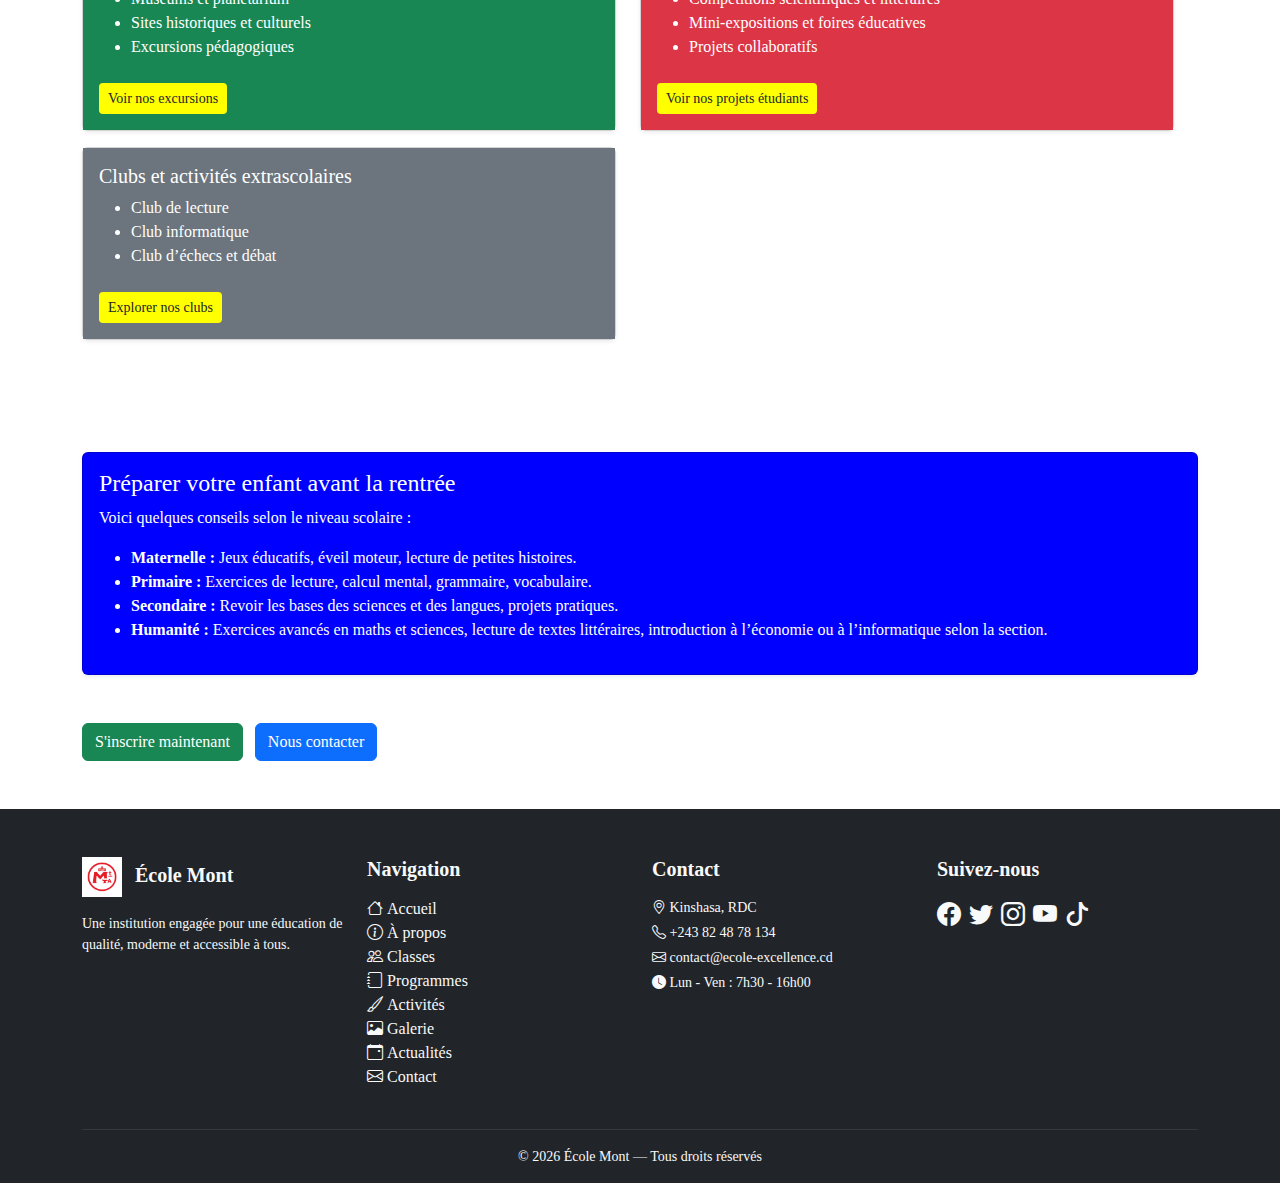
<file: programmes.html>
<!DOCTYPE html>
<html lang="fr">
<head>
  <meta charset="UTF-8">
  <meta name="viewport" content="width=device-width, initial-scale=1.0">
  <title>Programmes</title>
  <link rel="icon" type="image/png" href="./assets/images/favore2.png">
  <link rel="stylesheet" href="./assets/css/bootstrap.min.css">
  <link rel="stylesheet" href="./assets/css/style.css">
  <link rel="stylesheet" href="./assets/css/effets.css">
</head>
<body>
<div id="navbar"></div>

<main class="container font-edu mt-3 pt-3">
<div class="card container bg-cyan mb-3">
  <div>
  <h1 class="mb-4 text-center ">Nos programmes scolaires</h1>
  <p class="mb-2">
    Nos programmes sont conçus selon les normes éducatives, en mettant l’accent sur
    la compréhension, la pratique et la préparation à un avenir brillant pour votre enfant.
  </p>
  </div>
</div>

  <!-- NIVEAUX SCOLAIRES -->
  <div class="row mb-5">
    <div class="col-md-6 mb-3">
      <div class="card shadow-sm h-100">
        <div class="card-body bg-success text-white">
          <h5 class="card-title"> Maternelle</h5>
          <ul>
            <li>Éveil sensoriel et moteur</li>
            <li>Apprentissage par le jeu</li>
            <li>Développement du langage</li>
            <li>Art et dessin</li>
          </ul>
        </div>
      </div>
    </div>

    <div class="col-md-6 mb-3">
      <div class="card shadow-sm h-100">
        <div class="card-body bg-primary text-white">
          <h5 class="card-title"> Primaire</h5>
          <ul>
            <li>Lecture et écriture</li>
            <li>Grammaire et vocabulaire français</li>
            <li>Mathématiques de base</li>
            <li>Sciences et environnement</li>
            <li>Éducation civique</li>
          </ul>
        </div>
      </div>
    </div>

    <div class="col-md-6 mb-3">
      <div class="card shadow-sm h-100">
        <div class="card-body bg-warning text-dark">
          <h5 class="card-title"> Secondaire</h5>
          <ul>
            <li>Mathématiques avancées</li>
            <li>Sciences (physique, chimie, biologie)</li>
            <li>Langues : français approfondi, anglais débutant</li>
          </ul>
        </div>
      </div>
    </div>

    <div class="col-md-6 mb-3">
      <div class="card shadow-sm h-100">
        <div class="card-body bg-danger text-white">
          <h5 class="card-title"> Humanité</h5>
          <ul>
            <li>Mathématiques approfondies</li>
            <li>Sciences (physique, chimie, biologie)</li>
            <li>Langues (français, anglais)</li>
            <li>Français approfondi (analyse de textes, dissertation)</li>
            <li>Littérature africaine et universelle</li>
            <li>Philosophie et culture générale</li>
            <li>Histoire et géographie humaines</li>
            <li>Orientation académique et professionnelle</li>
          </ul>
        </div>
      </div>
    </div>

  </div>

  <!-- SECTIONS SPÉCIALISÉES -->
  <h2 class="section-title">Sections spécialisées</h2>
  <div class="row mb-5">

    <div class="col-md-6 mb-3">
      <div class="card shadow-sm h-100">
        <div class="card-body bg-info text-white">
          <h5 class="card-title"> Scientifique</h5>
          <ul>
            <li>Mathématiques avancées</li>
            <li>Physique, Chimie, Biologie</li>
            <li>Informatique et Technologie</li>
            <li>Projets expérimentaux</li>
          </ul>
        </div>
      </div>
    </div>

    <div class="col-md-6 mb-3">
      <div class="card shadow-sm h-100">
        <div class="card-body bg-secondary text-white">
          <h5 class="card-title"> Littéraire</h5>
          <ul>
            <li>Langues : français, anglais</li>
            <li>Histoire et Géographie</li>
            <li>Philosophie / Culture générale</li>
            <li>Expression écrite et orale</li>
          </ul>
        </div>
      </div>
    </div>

    <div class="col-md-6 mb-3">
      <div class="card shadow-sm h-100">
        <div class="card-body bg-warning text-dark">
          <h5 class="card-title"> Pédagogique</h5>
          <ul>
            <li>Méthodes d’apprentissage</li>
            <li>Techniques de mémorisation et organisation</li>
            <li>Activités créatives et éducatives</li>
            <li>Compétences sociales</li>
          </ul>
        </div>
      </div>
    </div>

    <div class="col-md-6 mb-3">
      <div class="card shadow-sm h-100">
        <div class="card-body bg-success text-white">
          <h5 class="card-title"> Commercial</h5>
          <ul>
            <li>Économie et Gestion</li>
            <li>Comptabilité de base</li>
            <li>Marketing et Entrepreneuriat</li>
            <li>Projets pratiques</li>
          </ul>
        </div>
      </div>
    </div>
    <!-- PROGRAMMES HORS COURS -->
<h2 class="section-title">Nous proposons aussi</h2>
<div class="row mb-5">

  <div class="col-md-6 mb-3">
    <div class="card shadow-sm h-100">
      <div class="card-body bg-info text-white">
        <h5 class="card-title"> Ateliers artistiques</h5>
        <ul>
          <li>Peinture et dessin</li>
          <li>Sculpture et poterie</li>
          <li>Musique et théâtre</li>
        </ul>
        <a href="activites.html" class="btn bg-yellow btn-sm mt-2">Voir nos activités créatives</a>
      </div>
    </div>
  </div>

  <div class="col-md-6 mb-3">
    <div class="card shadow-sm h-100">
      <div class="card-body bg-warning text-dark">
        <h5 class="card-title"> Laboratoires scientifiques</h5>
        <ul>
          <li>Expériences de chimie et physique</li>
          <li>Projets de robotique</li>
          <li>Informatique et programmation</li>
        </ul>
        <a href="activites.html" class="btn bg-yellow btn-sm mt-2">Découvrir nos laboratoires</a>
      </div>
    </div>
  </div>

  <div class="col-md-6 mb-3">
    <div class="card shadow-sm h-100">
      <div class="card-body bg-success text-white">
        <h5 class="card-title"> Sorties éducatives</h5>
        <ul>
          <li>Museums et planétarium</li>
          <li>Sites historiques et culturels</li>
          <li>Excursions pédagogiques</li>
        </ul>
        <a href="activites.html" class="btn bg-yellow btn-sm mt-2">Voir nos excursions</a>
      </div>
    </div>
  </div>

  <div class="col-md-6 mb-3">
    <div class="card shadow-sm h-100">
      <div class="card-body bg-danger text-white">
        <h5 class="card-title"> Projets et événements</h5>
        <ul>
          <li>Compétitions scientifiques et littéraires</li>
          <li>Mini-expositions et foires éducatives</li>
          <li>Projets collaboratifs</li>
        </ul>
        <a href="activites.html" class="btn bg-yellow btn-sm mt-2">Voir nos projets étudiants</a>
      </div>
    </div>
  </div>

  <div class="col-md-6 mb-3">
    <div class="card shadow-sm h-100">
      <div class="card-body bg-secondary text-white">
        <h5 class="card-title"> Clubs et activités extrascolaires</h5>
        <ul>
          <li>Club de lecture</li>
          <li>Club informatique</li>
          <li>Club d’échecs et débat</li>
        </ul>
        <a href="activites.html" class="btn bg-yellow btn-sm mt-2">Explorer nos clubs</a>
      </div>
    </div>
  </div>

</div>

  </div>
  <!-- GUIDE DE PRÉPARATION -->
  <div class="card shadow-sm bg-blue text-white mb-5">
    <div class="card-body">
      <h4>Préparer votre enfant avant la rentrée</h4>
      <p>Voici quelques conseils selon le niveau scolaire :</p>
      <ul>
        <li><strong>Maternelle :</strong> Jeux éducatifs, éveil moteur, lecture de petites histoires.</li>
        <li><strong>Primaire :</strong> Exercices de lecture, calcul mental, grammaire, vocabulaire.</li>
        <li><strong>Secondaire :</strong> Revoir les bases des sciences et des langues, projets pratiques.</li>
        <li><strong>Humanité :</strong> Exercices avancés en maths et sciences, lecture de textes littéraires, introduction à l’économie ou à l’informatique selon la section.</li>
      </ul>
    </div>
  </div>
  <!-- Bouton vers la page inscription et contact -->
  <div class="mb-5">
    <a href="inscription.html" class="btn btn-success me-2">S'inscrire maintenant</a>
    <a href="contact.html" class="btn btn-primary">Nous contacter</a>
  </div>

</main>

<div id="footer"></div>
<script src="./assets/script/layout.js"></script>
<script src="./assets/script/bootstrap.bundle.min.js"></script>
<script src="./assets/script/theme.js"></script>
</body>
</html>
</file>
<file: assets/css/style.css>
/* le mode sombre avec le mode jour dans la navbar,le footer, le formulaire... */
body.dark {
  background-color: #121212;
  color: #e0e0e0;
}
body.dark .form-control,
body.dark .form-select,
body.dark textarea {
  background-color: #1c1c1c;
  color: #ffffff;
  border-color: #333;
}

body.dark .form-control::placeholder {
  color: #aaaaaa;
}
body.dark .bg-primary {
  background-color: #0b1c2d !important;
  color: #eaeaea;
}
:root {
  --nav-bg: #0d6efd;
  --nav-text: #ffffff;
}
body.dark {
  --nav-bg: #0b1c2d;
  --nav-text: #eaeaea;
}
.navbar {
  background-color: var(--nav-bg) !important;
}
.navbar .nav-link,
.navbar .navbar-brand {
  color: var(--nav-text) !important;
}
/* les classes prédefinie css en vu de completé bootstrap */

/* Couleurs pour le texte */
.c-red       { color: red; }
.c-blue      { color: blue; }
.c-green     { color: green; }
.c-yellow    { color: yellow; }
.c-orange    { color: orange; }
.c-purple    { color: purple; }
.c-pink      { color: pink; }
.c-cyan      { color: cyan; }
.c-teal      { color: teal; }
.c-brown     { color: brown; }
.c-gray      { color: gray; }
.c-lightgray { color: lightgray; }
.c-darkgray  { color: darkgray; }
.c-lime      { color: lime; }
.c-violet    { color: violet; }

/* Couleurs pour le fond */
.bg-red       { background-color: red; }
.bg-blue      { background-color: blue; }
.bg-green     { background-color: green; }
.bg-yellow    { background-color: yellow; }
.bg-orange    { background-color: orange; }
.bg-purple    { background-color: purple; }
.bg-pink      { background-color: pink; }
.bg-cyan      { background-color: cyan; }
.bg-teal      { background-color: teal; }
.bg-brown     { background-color: brown; }
.bg-gray      { background-color: gray; }
.bg-lightgray { background-color: lightgray; }
.bg-darkgray  { background-color: darkgray; }
.bg-lime      { background-color: lime; }
.bg-violet    { background-color: violet; }

/* POLICES PRÉDÉFINIES*/
.font-ui {
  font-family: system-ui, -apple-system, "Segoe UI", Roboto, Arial, sans-serif;
}
.font-web {
  font-family: Arial, Helvetica, sans-serif;
}
.font-title {
  font-family: "Segoe UI", Tahoma, Arial, sans-serif;
  font-weight: 600;
}
.font-edu {
  font-family: "Times New Roman", Times, serif;
}
.font-mono {
  font-family: "Courier New", Courier, monospace;
}
</file>
<file: assets/css/effets.css>
/* IMAGES */
/* Image responsive propre */
.img-fit {width: 100%;height: auto;display: block;}
/* Image cadrée */
.img-cover {width: 100%;height: 100%;object-fit: cover;}
.gallery-img {width: 100%;aspect-ratio: 4 / 3;object-fit: cover;border-radius: 6px;}
/* Image arrondie */
.img-round-sm { border-radius: 6px; }
.img-round-md { border-radius: 12px; }
.img-round-lg { border-radius: 20px; }
.img-circle   { border-radius: 50%; }
/* Hover image */
.img-hover {transition: transform 0.3s ease, filter 0.3s ease;}
.img-hover:hover {transform: scale(1.05);filter: brightness(1.1);}

/* CARDS */
.card-base {border-radius: 14px;background-color: #ffffff;transition: transform 0.3s ease, box-shadow 0.3s ease;}
.card:hover {transform: translateY(-5px);box-shadow: 0 8px 20px rgba(0,0,0,0.15);transition: 0.3s;}
/*CARDS COLORÉES (GALERIE NORMALE) */
.gallery-card {transition: 0.3s;border: none;}
.gallery-card:hover {transform: translateY(-5px);box-shadow: 0 8px 20px rgba(0,0,0,0.15);}
.section-title {font-size: 1.7rem;font-weight: bold;margin-bottom: 1.5rem;}
.event-meta {font-size: 0.9rem;color: #666;margin-bottom: 1rem;}

/* Ombres */
.card-shadow-sm {box-shadow: 0 2px 6px rgba(0,0,0,0.1);}
.card-shadow-md {box-shadow: 0 6px 15px rgba(0,0,0,0.15);}
.card-shadow-lg {box-shadow: 0 12px 30px rgba(0,0,0,0.2);}

/* Hover */
.card-hover-up:hover {transform: translateY(-6px);}
.card-hover-scale:hover {transform: scale(1.04);}
/* Effet hover sur toutes les cartes */
.section-title {margin-top: 2rem;margin-bottom: 1rem; font-weight: bold;}

/* FORMULAIRES */
.form-box {border-radius: 14px;padding: 30px;}

/* Champs */
.input-base {border-radius: 8px;padding: 10px;}

/* Focus */
.input-base:focus {outline: none;box-shadow: 0 0 0 2px rgba(0,0,0,0.15);}

/* Textarea confortable */
.textarea-lg {min-height: 90px;}

/* Labels */
.label-strong {font-weight: 600;}

/* BOUTONS */
.btn-base {border-radius: 10px;font-weight: 600;transition: all 0.25s ease;}

/* Hover effets */
.btn-scale:hover {transform: scale(1.08);}
.btn-shadow:hover {box-shadow: 0 8px 18px rgba(0,0,0,0.25);}
.btn-fade:hover {opacity: 0.85;}

/* LISTES */
.list-clean {list-style: none;padding: 0;margin: 0;}
.list-space li {margin-bottom: 8px;}
.list-inline {display: flex;gap: 12px;}

/* Liste avec icône */
.list-icon li {display: flex;align-items: center;gap: 8px;}

/* EFFETS & ANIMATIONS */
.transition {transition: all 0.3s ease;}

/* Apparition */
.fade-up {opacity: 0;transform: translateY(20px);animation: fadeUp 0.8s forwards;}
@keyframes fadeUp {
  to {opacity: 1;transform: translateY(0);}
}

/* Rotation légère */
.hover-rotate:hover {transform: rotate(2deg);}

/* ALIGNEMENT */
.flex-center {display: flex;justify-content: center;align-items: center;}
.flex-between {display: flex;justify-content: space-between;align-items: center;}
.flex-col {display: flex;flex-direction: column;}
.text-center { text-align: center; }
.text-right  { text-align: right; }
.text-left   { text-align: left; }

/* DARK MODE ADAPTATION */
body.dark {
  /* Surfaces neutres */
  --surface-bg: #1e1e1e;
  --surface-border: #2a2a2a;
  --surface-text: #e0e0e0;
  /* Inputs */
  --input-bg: #1c1c1c;
  --input-border: #333;
  --input-text: #ffffff;
}

/* CARDS EN DARK */
body.dark .card-base {
  background-color: var(--surface-bg);
  color: var(--surface-text);
  border: 1px solid var(--surface-border);
}

/* FORMULAIRES EN DARK */

body.dark .input-base,
body.dark textarea,
body.dark select {
  background-color: var(--input-bg);
  color: var(--input-text);
  border-color: var(--input-border);}

body.dark .input-base::placeholder,
body.dark textarea::placeholder {color: #aaaaaa;}

/* FORM BOX EN DARK */
body.dark .form-box {background-color: var(--surface-bg);color: var(--surface-text);}
/* IMAGES (OPTIONNEL) */
body.dark .img-hover:hover {filter: brightness(1.05);}

/* effet formulaire */
.inscription-card {border-radius: 14px;padding: 30px;}
.inscription-title {text-align: center;font-weight: 700;margin-bottom: 30px;}
.inscription-section {margin-top: 30px;margin-bottom: 10px;font-weight: 600;color: #0d6efd;}
.inscription-label {font-weight: 500;}
.inscription-input,.inscription-select,.inscription-textarea {border-radius: 8px;}
/* Adresse élève plus confortable sur mobile */
@media (max-width: 576px) {.inscription-textarea {min-height: 90px;}}
.inscription-btn {font-weight: 600;border-radius: 10px;}

/* effet index */
body {padding-top: 70px;}

/* Effets hover sur tous les boutons dans la page contact */
.btn:hover {opacity: 0.85;transform: translateY(-2px);transition: 0.2s;}

/* effets dans la page classes */
.card:hover {transform: translateY(-5px);box-shadow: 0 8px 20px rgba(0,0,0,0.15);transition: 0.3s;}
.section-title {margin-top: 2rem;margin-bottom: 1rem;font-weight: bold;}
.my-btn { background-color: #ffdd57; color: #000; }

/* effets dans la page actualites */
.actu-section {margin-bottom: 4rem; display: flex; flex-wrap: wrap; align-items: center;}
.actu-image {flex: 1 1 40%; cursor: pointer; max-width: 400px; margin-right: 2rem; object-fit: cover; aspect-ratio: 4/3; border-radius: 5px;}
.actu-content {flex: 1 1 55%;}
.actu-title {font-weight: bold; font-size: 1.5rem; margin-bottom: 0.5rem;}
.actu-date {font-size: 0.85rem; color: #777; margin-bottom: 1rem;}
.btn-gallery {background-color: #FFB76B; color: #000; margin-top: 0.5rem;}
.btn-gallery:hover {background-color: #FFD93D; color: #000;}


/* Effet hover sur les cartes  dans la page activites */
.card:hover {transform: translateY(-5px); box-shadow: 0 8px 20px rgba(0,0,0,0.15); transition: 0.3s;}
.section-title {margin-top: 3rem; margin-bottom: 1.5rem; font-weight: bold;}
.btn-custom {background-color: #FFD93D; color: #000;}
.btn-custom:hover {background-color: #FFC107; color: #fff;}
/* Images uniformes */
.card-img-top {object-fit: cover; height: 200px;}

/* Quand l'écran est petit, les boutons passent en dessous */
@media (max-width: 576px) {
  #themeToggle, .navbar-toggler {
    margin-top: 5px;
    margin-left: 0;
  }
}
</file>
